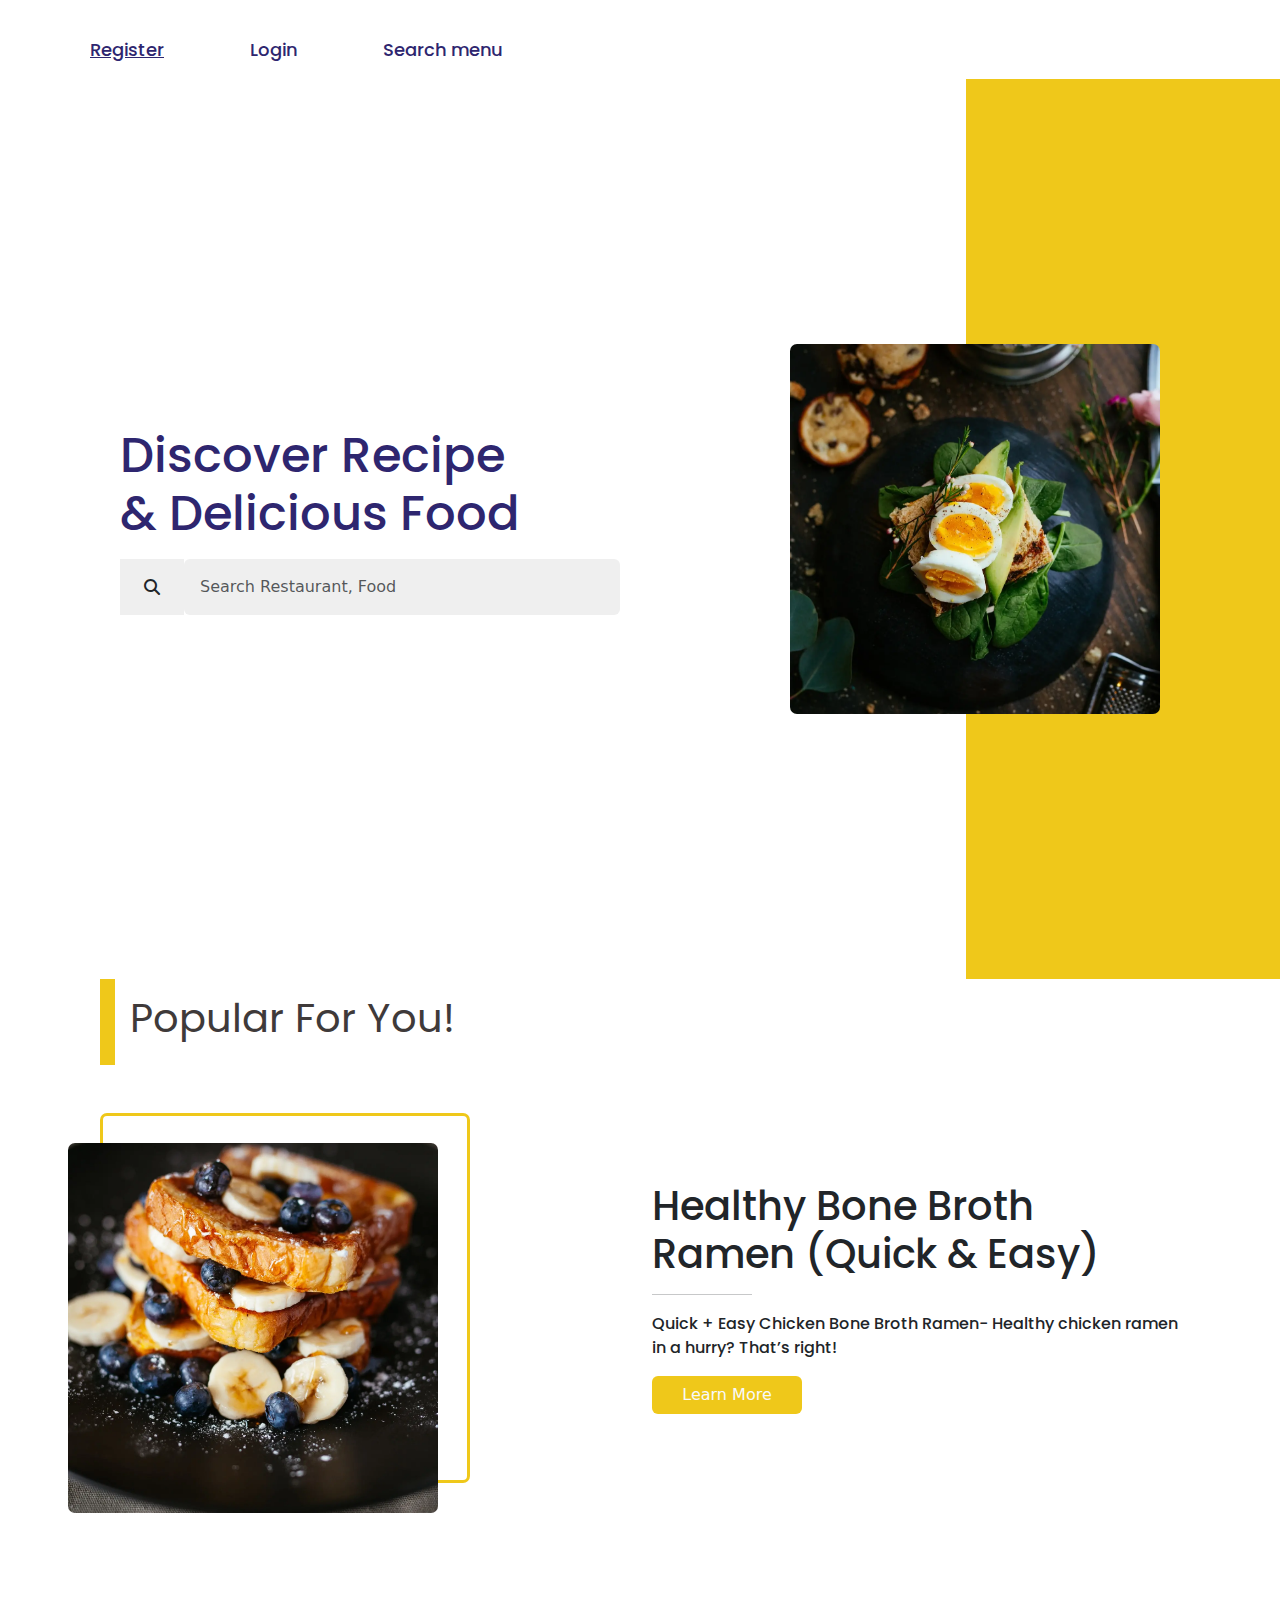
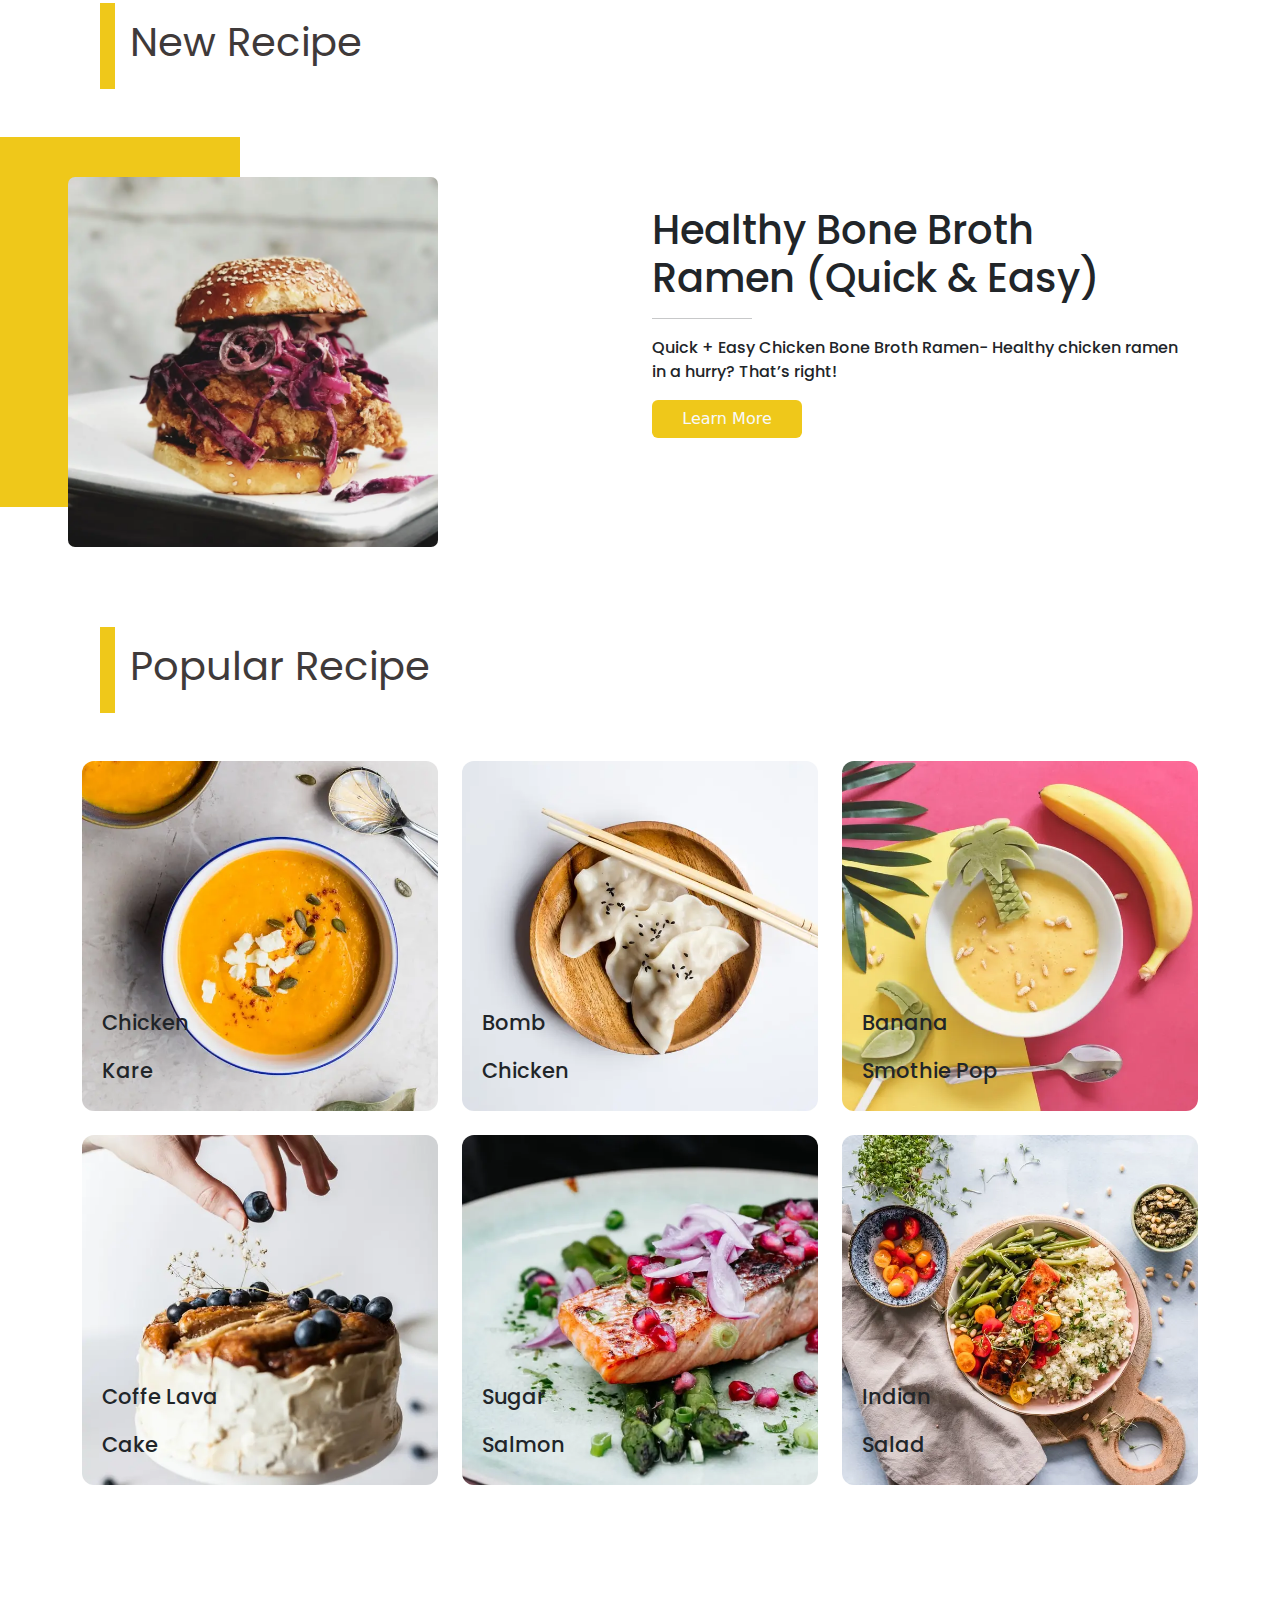
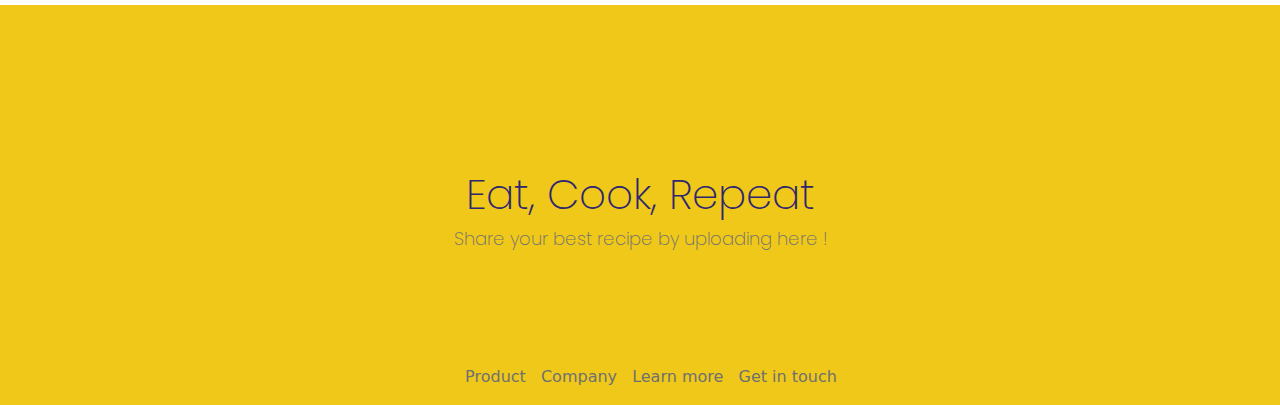
<file: index.html>
<!doctype html>
<html lang="en">

<head>
    <meta charset="UTF-8">
    <meta http-equiv="X-UA-Compatible" content="IE=edge">
    <meta name="viewport" content="width=device-width, initial-scale=1.0">
    <link rel="stylesheet" href="https://cdn.jsdelivr.net/npm/bootstrap@5.2.3/dist/css/bootstrap.min.css">
    <link rel="stylesheet" href="https://cdnjs.cloudflare.com/ajax/libs/font-awesome/6.3.0/css/all.min.css">
    <link rel="stylesheet" href="style/style.css">

  <title>Index Recipes</title>
</head>

<body>
  <!-- navbar -->
    <nav class="navbar navbar-expand-sm navbar-light">
                <div class="container">
                    <button class="navbar-toggler" type="button" data-bs-toggle="collapse" data-bs-target="#mynavbar">
                        <span class="navbar-toggler-icon"></span>
                    </button>
                    <div class="collapse navbar-collapse" id="mynavbar">
                        <ul class="navbar-nav me-auto">
                            <li class="nav-item">
                                <a class="nav-link active" href="register.html">Register</a>
                            </li>
                            <li class="nav-item">
                                <a class="nav-link" href="login.html">Login</a>
                            </li>
                            <li class="nav-item">
                                <a class="nav-link" href="serachMenu.html">Search menu</a>
                            </li>
                        </ul>
                    </div>
                </div>
    </nav>


    <section class="hero row">
      <div class="content col-10 col-sm-9 d-flex flex-column justify-content-center ">
        <h1 class="display-5 mb-3">Discover Recipe & Delicious Food</h1>
        <div class="search mb-3">
          <label class="py-2 px-4" for="search"><i class="fas fa-search"></i></label>
          <input type="search" class="form-control p-3" id="search" placeholder="Search Restaurant, Food">
        </div>
      </div>
      <div class="decoration col-2 col-sm-3 d-flex align-items-center background-landing">
        <img class="d-none d-md-block" src="assets/img/landing-hero.webp" alt="Hero Image">
      </div>
    </section>

    <!-- popular -->
    <section class="popular mb-10">
      <div class="title-section mb-4 mb-md-5">
        <h1>Popular For You!</h1>
      </div>
      <div class="row">
        <div class="left col-12 col-md-6">
          <img src="./assets/img/landing-suggestion.webp" alt="popular Image">
          <div></div>
        </div>
        <div class="right col-12 col-md-6">
          <div>
            <h1>Healthy Bone Broth Ramen (Quick & Easy)</h1>
            <hr>
            <p>
              Quick + Easy Chicken Bone Broth Ramen- Healthy chicken ramen in a hurry? That’s right!
            </p>
            <a href="/detail.html" class="btn back-primary text-light" style="width: 150px;">Learn More</a>
          </div>
        </div>
      </div>
    </section>

    <!-- new -->
    <section class="new mb-10">
      <div class="title-section mb-4 mb-md-5">
        <h1>New Recipe</h1>
      </div>
      <div class="row">
        <div class="left col-12 col-md-6">
          <img src="./assets/img/landing-new.webp" alt="New Recipe Image">
          <div></div>
        </div>
        <div class="right col-12 col-md-6">
          <div>
            <h1>Healthy Bone Broth Ramen (Quick & Easy)</h1>
            <hr>
            <p>
              Quick + Easy Chicken Bone Broth Ramen- Healthy chicken ramen in a hurry? That’s right!
            </p>
            <a href="/detail.html" class="btn back-primary text-light" style="width: 150px;">Learn More</a>
          </div>
        </div>
      </div>
    </section>

    <!-- popular -->
    <section class="popular mb-10">
      <div class="title-section mb-4 mb-md-5">
        <h1>Popular Recipe</h1>
      </div>
      <div class="container">
        <div class="row row-cols-1 row-cols-sm-2 row-cols-md-3 g-4">
          <div class="col">
            <a href="/detail.html">
              <div class="card align-items-center">
                <p class="title text-dark">Chicken <br> Kare</p>
                <img src="./assets/img/popular-1.webp" class="card-img-top" alt="Chicken Kare">
              </div>
            </a>
          </div>
          <div class="col">
            <a href="/detail.html">
              <div class="card align-items-center">
                <p class="title text-dark">Bomb <br> Chicken</p>
                <img src="./assets/img/popular-2.webp" class="card-img-top" alt="Bomb Chicken">
              </div>
            </a>
          </div>
          <div class="col">
            <a href="/detail.html">
              <div class="card align-items-center">
                <p class="title text-dark">Banana <br> Smothie Pop</p>
                <img src="./assets/img/popular-3.webp" class="card-img-top" alt="Banana Smothie Pop">
              </div>
            </a>
          </div>
          <div class="col">
            <a href="/detail.html">
              <div class="card align-items-center">
                <p class="title text-dark">Coffe Lava <br> Cake</p>
                <img src="./assets/img/popular-4.webp" class="card-img-top" alt="Coffe Lava Cake">
              </div>
            </a>
          </div>
          <div class="col">
            <a href="/detail.html">
              <div class="card align-items-center">
                <p class="title text-dark">Sugar <br> Salmon</p>
                <img src="./assets/img/popular-5.webp" class="card-img-top" alt="Sugar Salmon">
              </div>
            </a>
          </div>
          <div class="col">
            <a href="/detail.html">
              <div class="card align-items-center">
                <p class="title text-dark">Indian <br> Salad</p>
                <img src="./assets/img/popular-6.webp" class="card-img-top" alt="Indian Salad">
              </div>
            </a>
          </div>
        </div>
      </div>
    </section>
  </div>

  <!-- footer -->
  <footer class="footer" style="margin-top: 70px;">
    <div class="card text-center justify-content-center" style="
    height: 400px; background-color: #EFC81A; border-radius: 0; border: none; ">
        <div class="card-body" style="margin-top: 150px;">
            <h5 class="card-title">Eat, Cook, Repeat</h5>
            <p class="card-text">Share your best recipe by uploading here !</p>
        </div>
        <div class="menu-footer">
            <ul>
                <li style="list-style: none;">
                    <a href="">Product </a>
                    <a href="">Company </a>
                    <a href="">Learn more</a>
                    <a href="">Get in touch</a>
                </li>
            </ul>
        </div>
    </div>
</footer>

  <script src="https://cdn.jsdelivr.net/npm/bootstrap@5.2.3/dist/js/bootstrap.bundle.min.js"></script>
</body>

</html>
</file>
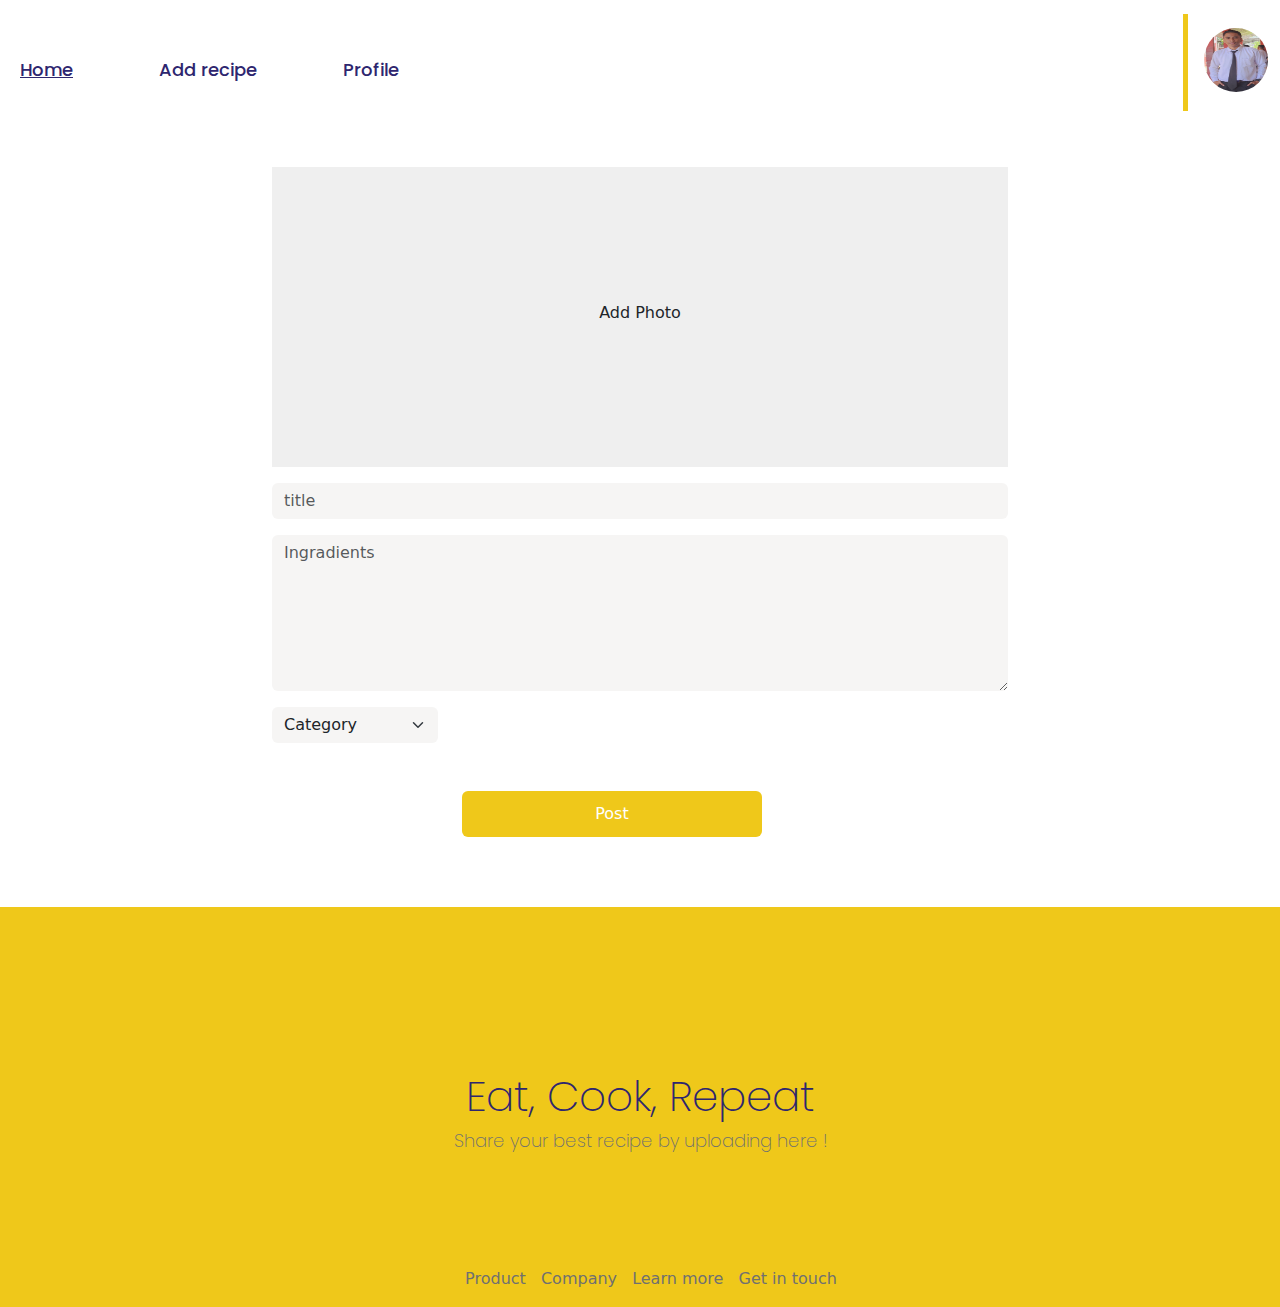
<file: addMenu.html>
<!DOCTYPE html>
<html lang="en">

<head>
    <meta charset="UTF-8">
    <meta http-equiv="X-UA-Compatible" content="IE=edge">
    <meta name="viewport" content="width=device-width, initial-scale=1.0">
    <link rel="stylesheet" href="https://cdn.jsdelivr.net/npm/bootstrap@5.2.3/dist/css/bootstrap.min.css">
    <link rel="stylesheet" href="https://cdnjs.cloudflare.com/ajax/libs/font-awesome/6.3.0/css/all.min.css">
    <link rel="stylesheet" href="style/style.css">
    <title>Add Menu</title>
    <style>
    </style>
</head>

<body class="justify-content-center align-items-center">
    <div class="">
        <section class="justify-content-center align-items-center">
            <nav class="navbar navbar-expand-sm navbar-light">
                <div class="container-fluid">
                    <button class="navbar-toggler" type="button" data-bs-toggle="collapse" data-bs-target="#mynavbar">
                        <span class="navbar-toggler-icon"></span>
                    </button>
                    <div class="collapse navbar-collapse" id="mynavbar">
                        <ul class="navbar-nav me-auto">
                            <li class="nav-item">
                                <a class="nav-link active" href="javascript:void(0)">Home</a>
                            </li>
                            <li class="nav-item">
                                <a class="nav-link" href="javascript:void(0)">Add recipe</a>
                            </li>
                            <li class="nav-item">
                                <a class="nav-link" href="javascript:void(0)">Profile</a>
                            </li>
                        </ul>
                        <div class="image-profile d-flex">
                            <div class="line-left"></div>
                            <img src="assets/img/profile.jpg" alt="" width="64px" height="64px">
                        </div>
                    </div>
                </div>
            </nav>
        </section>
    </div>

    <section>
        <div class="add-menu container mt-5">
            <div class="row justify-content-center align-items-center inner-row">
                <div class="col-sm-8">
                    <form>
                        <div class="photo mb-3">
                            <p class="mt-2">Add Photo</p>
                          </div>
                        <input type="text" class="form-control mt-3" placeholder="title">
                        <textarea class="form-control mt-3" placeholder="Ingradients" rows="6" id="comment" name="text"></textarea>
                        <div class="row">
                            <div class="col-sm-3">
                                <select class="form-select mt-3">
                                    <option>Category</option>
                                    <option>1</option>
                                    <option>2</option>
                                    <option>3</option>
                                    <option>4</option>
                                  </select>
                            </div>
                        </div>
                        <div class="row justify-content-center align-items-center inner-row mt-5">
                            <div class="col-sm-6">
                                <button type="button" class="btn btn-warning" style="width: 300px;
                                height: 46px; background-color: #EFC81A; color: #fff; border: none;">Post</button>
                            </div>
                        </div>
                      </form>
                </div>
            </div>
        </div>
        
    </section>





    <footer class="footer" style="margin-top: 70px;">
        <div class="card text-center justify-content-center" style="
        height: 400px; background-color: #EFC81A; border-radius: 0; border: none; ">
            <div class="card-body" style="margin-top: 150px;">
                <h5 class="card-title">Eat, Cook, Repeat</h5>
                <p class="card-text">Share your best recipe by uploading here !</p>
            </div>
            <div class="menu-footer">
                <ul>
                    <li style="list-style: none;">
                        <a href="">Product </a>
                        <a href="">Company </a>
                        <a href="">Learn more</a>
                        <a href="">Get in touch</a>
                    </li>
                </ul>
            </div>
        </div>


    </footer>

    <script src="https://cdn.jsdelivr.net/npm/bootstrap@5.2.3/dist/js/bootstrap.bundle.min.js"></script>
</body>

</html>
</file>
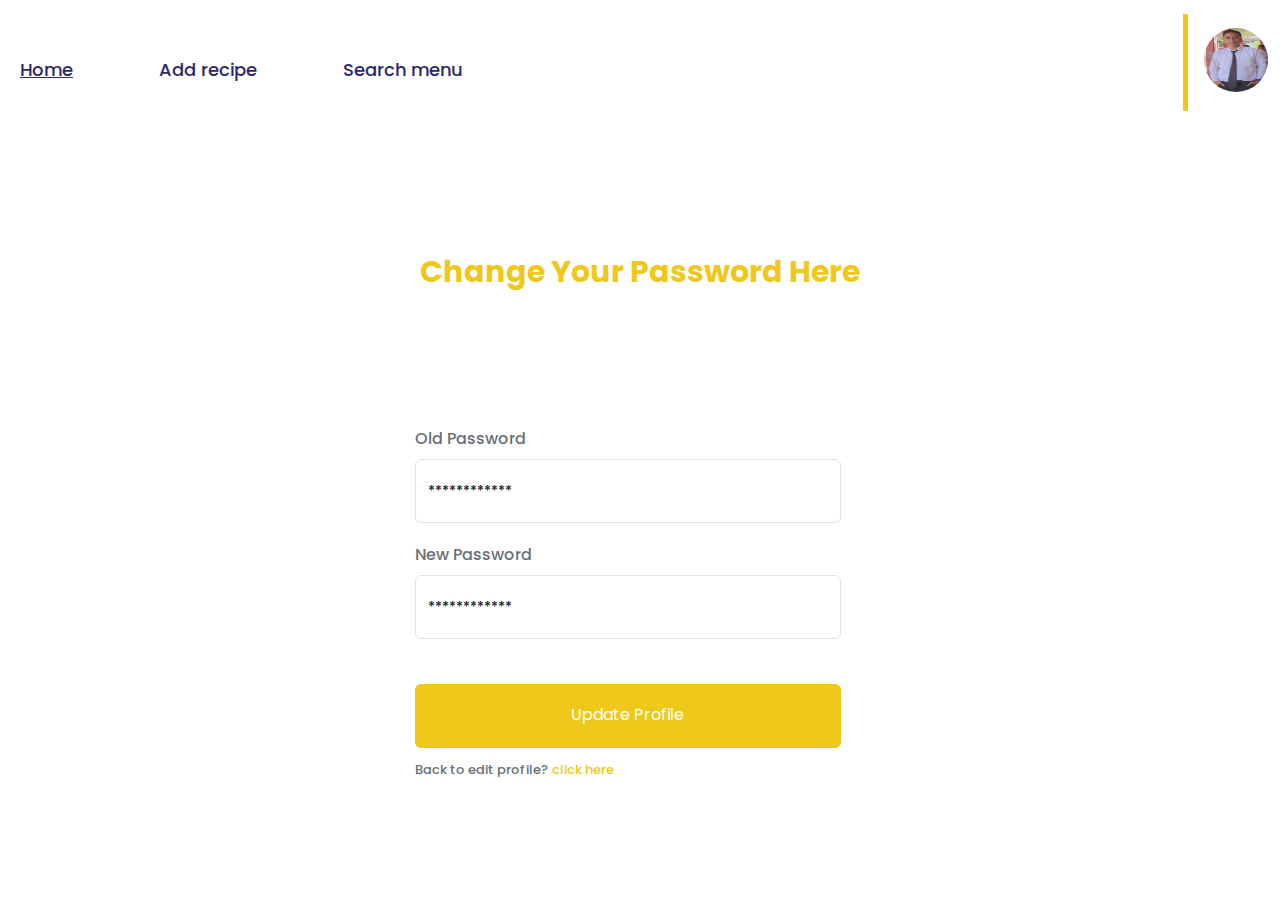
<file: changePassword.html>
<!DOCTYPE html>
<html lang="en">

<head>
    <meta charset="UTF-8">
    <meta http-equiv="X-UA-Compatible" content="IE=edge">
    <meta name="viewport" content="width=device-width, initial-scale=1.0">
    <link rel="stylesheet" href="https://cdn.jsdelivr.net/npm/bootstrap@5.2.3/dist/css/bootstrap.min.css">
    <link rel="stylesheet" href="https://cdnjs.cloudflare.com/ajax/libs/font-awesome/6.3.0/css/all.min.css">
    <link rel="stylesheet" href="style/style.css">
    <title>Change Password</title>
    <style>
    </style>
</head>

<body class="justify-content-center align-items-center">
    <div class="">
        <section class="justify-content-center align-items-center">
            <nav class="navbar navbar-expand-sm navbar-light">
                <div class="container-fluid">
                    <button class="navbar-toggler" type="button" data-bs-toggle="collapse" data-bs-target="#mynavbar">
                        <span class="navbar-toggler-icon"></span>
                    </button>
                    <div class="collapse navbar-collapse" id="mynavbar">
                        <ul class="navbar-nav me-auto">
                            <li class="nav-item">
                                <a class="nav-link active" href="javascript:void(0)">Home</a>
                            </li>
                            <li class="nav-item">
                                <a class="nav-link" href="javascript:void(0)">Add recipe</a>
                            </li>
                            <li class="nav-item">
                                <a class="nav-link" href="javascript:void(0)">Search menu</a>
                            </li>
                        </ul>
                        <div class="image-profile d-flex">
                            <div class="line-left"></div>
                            <img src="assets/img/profile.jpg" alt="" width="64px" height="64px">
                        </div>
                    </div>
                </div>
            </nav>
        </section>
    </div>
    <div class="recipe" style="margin-bottom: 121px;">
        <h2>Change Your Password Here</h2>
    </div>
    <div class="container">
        <div class="row justify-content-center align-items-center inner-row">
            <div class="col-lg-5 col-md-7">
                <div class="form-box">
                    <form class="form-login">
                        <div class="mb-2">
                            <label for="disabledTextInput" class="form-label">Old Password</label>
                            <input type="text" id="disabledTextInput" class="form-control" value="************">
                        </div>
                        <div class="mb-2">
                            <label for="disabledTextInput" class="form-label">New Password</label>
                            <input type="text" id="disabledTextInput" class="form-control" value="************">
                        </div>
                        <a type="submit" class="btn button-input" data-bs-toggle="modal" data-bs-target="#myModal"
                            style="padding-top: 18px;">Update Profile</a>
                        <p class="link-update-profile">Back to edit profile? <span><a href="">click
                                    here</a></span></p>
                    </form>
                </div>
            </div>
        </div>
    </div>

    <!-- The Modal -->
    <div class="modal modal-alert" id="myModal">
        <div class="modal-dialog modal-lg modal-sm">
            <div class="modal-content rounded-0">

                <!-- Modal Header -->
                <div class="modal-header" style="border-bottom: 0; justify-content: center; text-align: center;">
                    <h4>Password has been updated</h4>
                </div>

                <!-- Modal body -->
                <div class="modal-body" style="border-bottom: 0; justify-content: center;">
                    <p>please login again</p>
                </div>

                <!-- Modal footer -->
                <div class="modal-footer button-oke" style="margin-top: 64px; border-top: 0; justify-content: center;">
                    <button type="button" class="btn" data-bs-dismiss="modal">Oke</button>
                </div>

            </div>
        </div>
    </div>

    <script src="https://cdn.jsdelivr.net/npm/bootstrap@5.2.3/dist/js/bootstrap.bundle.min.js"></script>
</body>

</html>
</file>
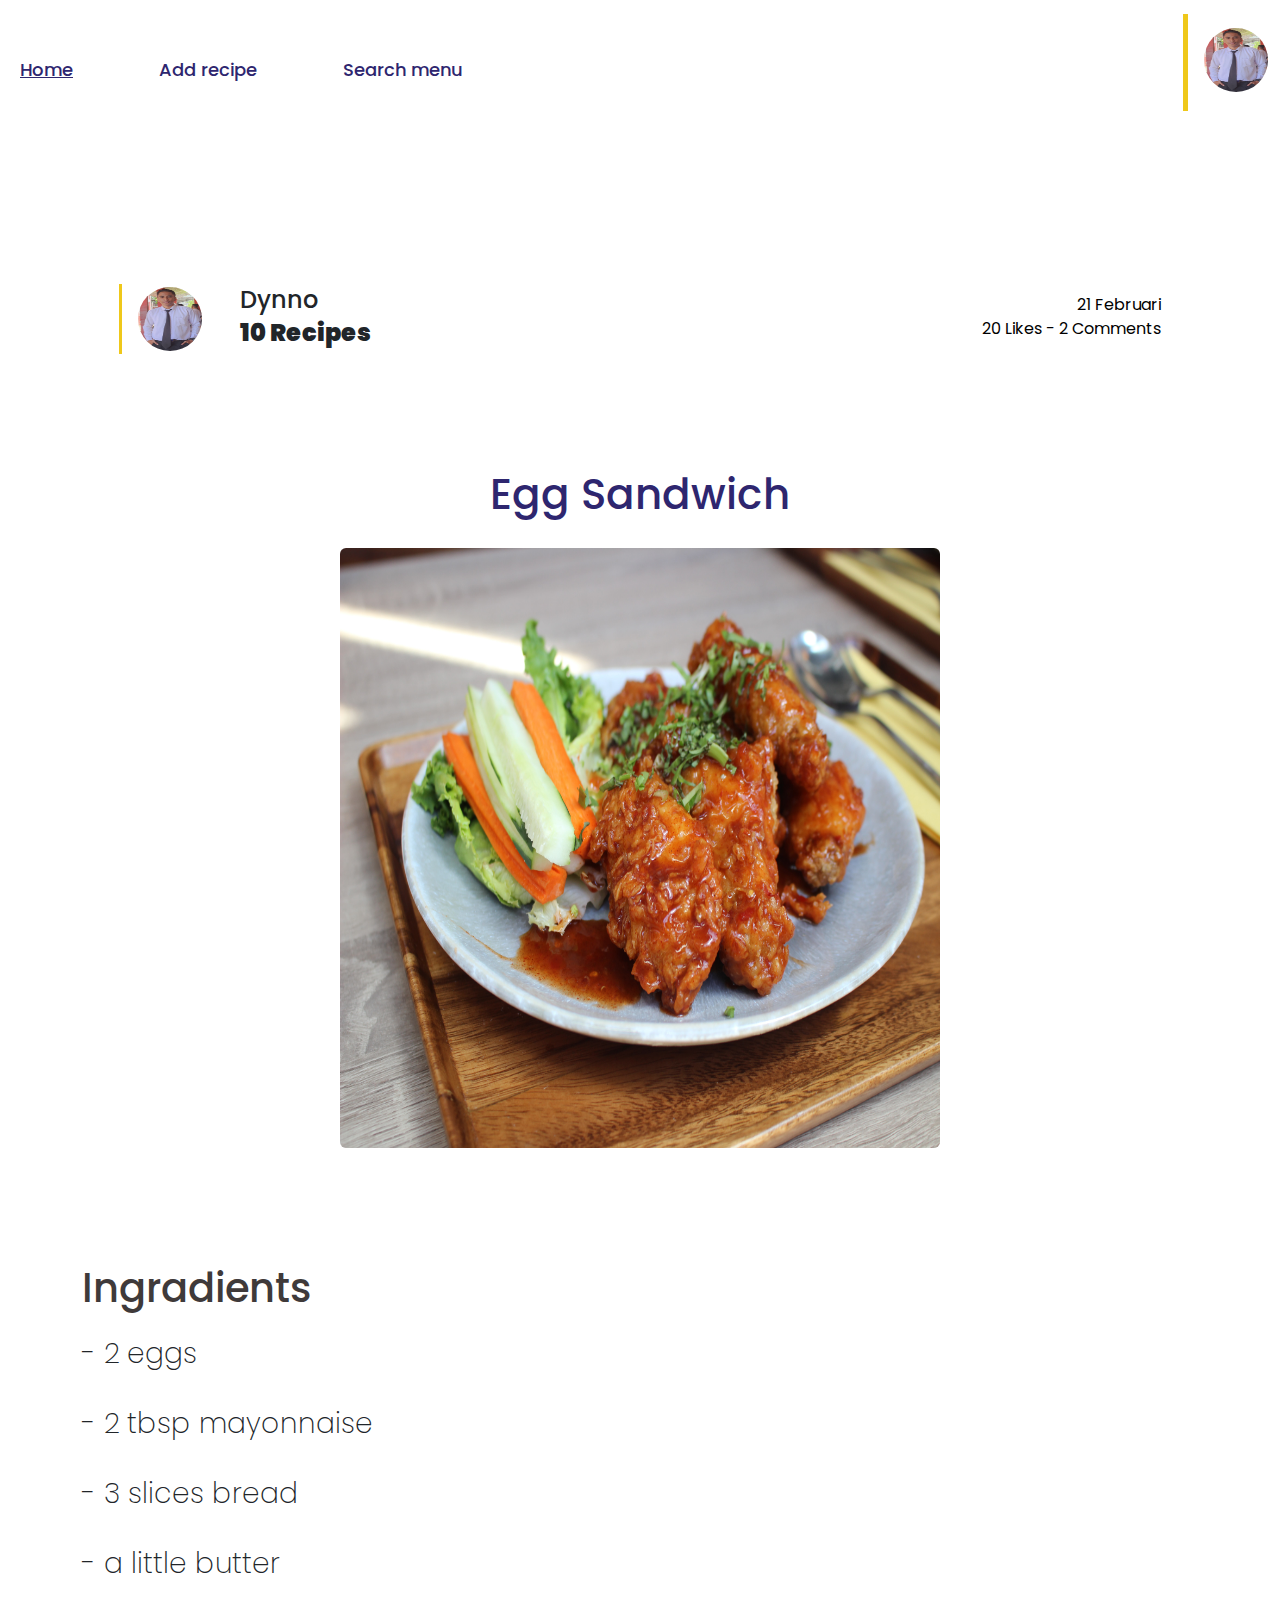
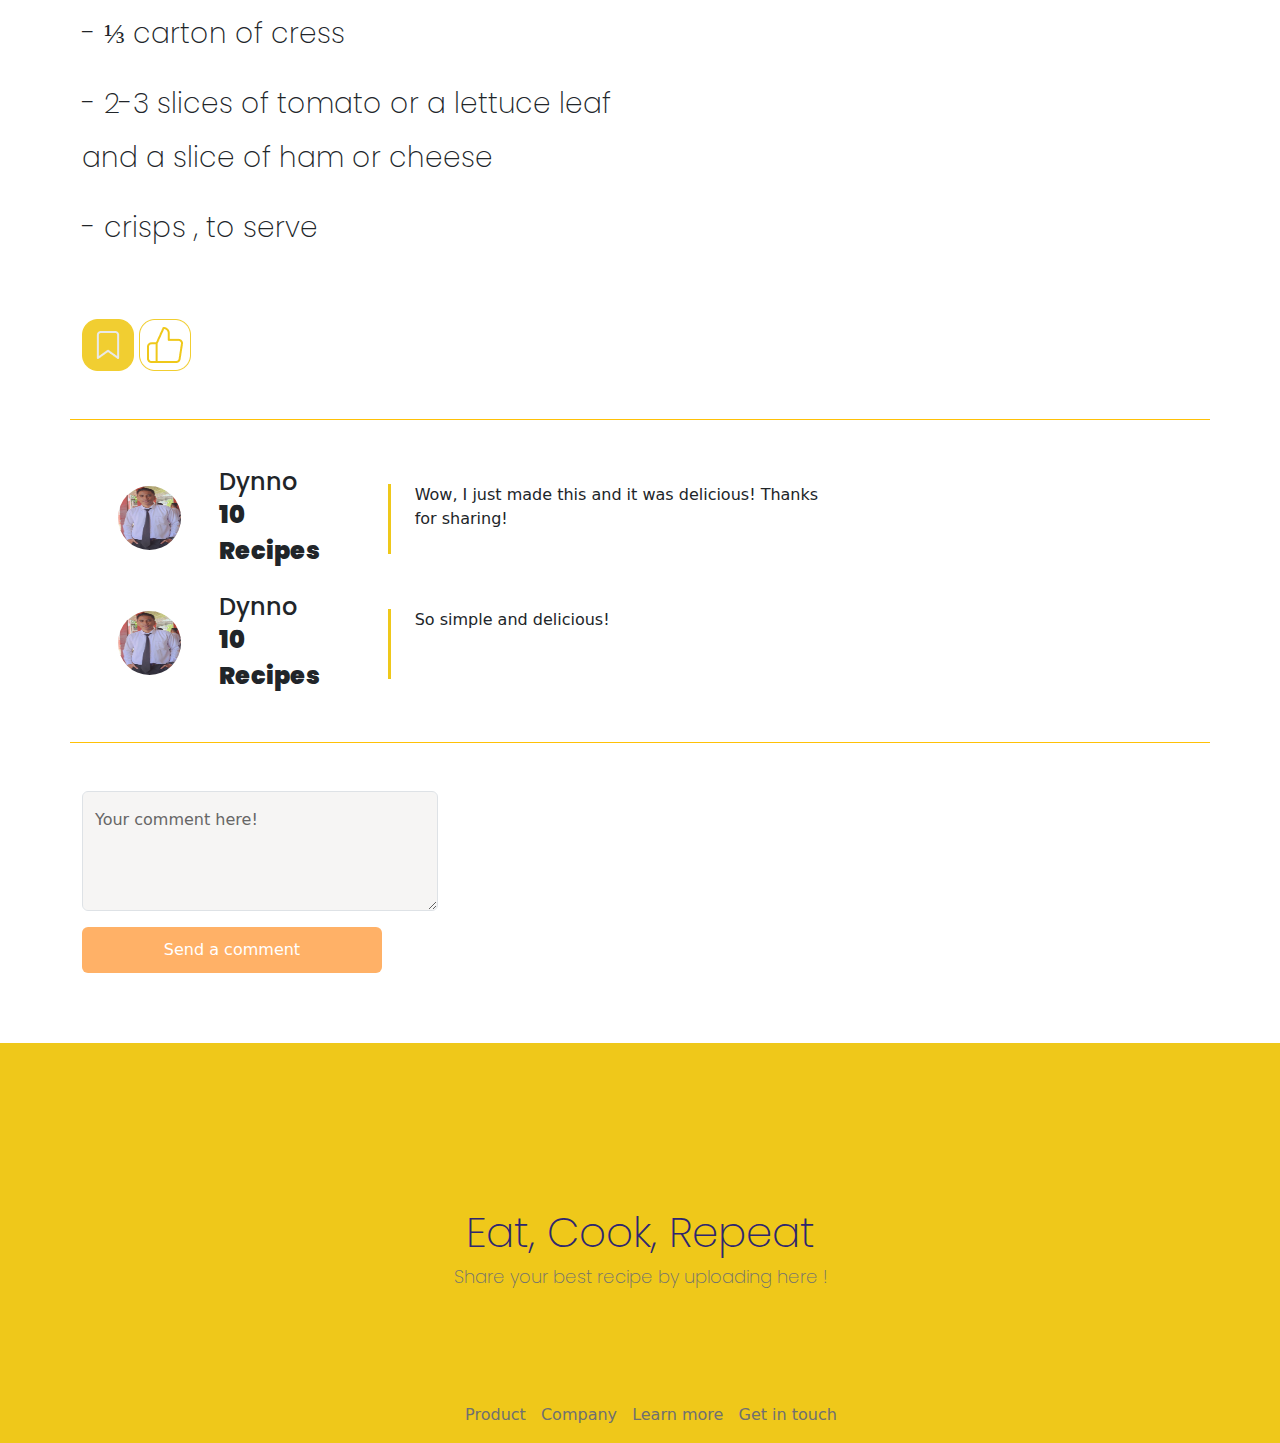
<file: detailMenu.html>
<!DOCTYPE html>
<html lang="en">

<head>
    <meta charset="UTF-8">
    <meta http-equiv="X-UA-Compatible" content="IE=edge">
    <meta name="viewport" content="width=device-width, initial-scale=1.0">
    <link rel="stylesheet" href="https://cdn.jsdelivr.net/npm/bootstrap@5.2.3/dist/css/bootstrap.min.css">
    <link rel="stylesheet" href="https://cdnjs.cloudflare.com/ajax/libs/font-awesome/6.3.0/css/all.min.css">
    <link rel="stylesheet" href="style/style.css">
    <title>Detail Menu</title>
    <style>
    </style>
</head>

<body class="justify-content-center align-items-center">
    <div class="">
        <section class="justify-content-center align-items-center">
            <nav class="navbar navbar-expand-sm navbar-light">
                <div class="container-fluid">
                    <button class="navbar-toggler" type="button" data-bs-toggle="collapse" data-bs-target="#mynavbar">
                        <span class="navbar-toggler-icon"></span>
                    </button>
                    <div class="collapse navbar-collapse" id="mynavbar">
                        <ul class="navbar-nav me-auto">
                            <li class="nav-item">
                                <a class="nav-link active" href="javascript:void(0)">Home</a>
                            </li>
                            <li class="nav-item">
                                <a class="nav-link" href="javascript:void(0)">Add recipe</a>
                            </li>
                            <li class="nav-item">
                                <a class="nav-link" href="javascript:void(0)">Search menu</a>
                            </li>
                        </ul>
                        <div class="image-profile d-flex">
                            <div class="line-left"></div>
                            <img src="assets/img/profile.jpg" alt="" width="64px" height="64px">
                        </div>
                    </div>
                </div>
            </nav>
        </section>
    </div>

    <section class="profile-recipes" style="margin-top: 164px;">
        <div class="container-fluid">
            <div class="row" style="justify-content: center;">
                <div class="col-sm-10">
                    <div class="row">
                        <div class="col-sm-8" style="display: flex; align-items: center;">
                            <div class="" style="width: 3px;
                            height: 70px;
                            background-color: var(--yellow);
                            margin-right: 16px;
                            margin-top: 1px;"></div>
                            <img src="assets/img/profile.jpg" width="64px" height="64px">
                            <div class="users-profile" style="margin-left: 38px;">
                                <h5 class="m-0">Dynno</h5>
                                <p class="m-0">10 Recipes</p>
                            </div>
                        </div>
                        <div class="col-sm-4" style="margin-top: 10px;">
                            <span style="justify-content: right;">21 Februari</span>
                            <span style="justify-content: right;">20 Likes - 2 Comments</span>
                        </div>
                    </div>
                </div>
                
            </div>
        </div>
    </section>

    <section>
        <div class="detail-menu">
            <div class="row">
                <div class="col-sm-12">
                    <h1>Egg Sandwich</h1>
                    <div class="image text-center">
                        <img src="assets/img/chiken.jpg" class="rounded" alt="..." style="width: 600px;
                        height: 600px;">
                      </div>
                </div>
            </div>
        </div>
    </section>

    <section>
        <div class="container" style="margin-top: 109px;">
            <div class="ingradients">
                <div class="row">
                    <div class="col-sm-6">
                        <h4>Ingradients</h4>
                        <p>- 2 eggs </p>
                        <p>- 2 tbsp mayonnaise</p>  
                        <p>- 3 slices bread</p>  
                        <p>- a little butter</p>  
                        <p>- ⅓ carton of cress</p> 
                        <p>- 2-3 slices of tomato or a lettuce leaf
                            and a slice of ham or cheese</p> 
                        <p>- crisps , to serve</p> 
                    </div>
                </div>
                <div class="row mt-5">
                    <div class="col-sm-2">
                        <div class="icons">
                            <img src="assets/img/icon/bookmarks.png" alt="">
                            <img src="assets/img/icon/like.png" alt="">
                        </div>
                    </div>
                </div>
                
            </div>
        </div>
    </section>

    <section class="">
        <div class="container mt-5 border-top border-warning p-5 border-bottom p-5">
            <div class="comment">
                <div class="row" style="justify-content: left;">
                    <div class="col-sm-10">
                        <div class="row">
                            <div class="col-sm-4" style="display: flex; align-items: center;">
                                <img src="assets/img/profile.jpg" width="64px" height="64px">
                                <div class="users-profile" style="margin-left: 38px;">
                                    <h5 class="m-0">Dynno</h5>
                                    <p class="m-0">10 Recipes</p>
                                </div>
                                <div class="" style="width: 3px;
                                height: 70px;
                                background-color: var(--yellow);
                                margin-left: 40px;
                                margin-top: 1px;"></div>
                            </div>
                            <div class="col-sm-6" style="margin-top: 15px;">
                                <span>Wow, I just made this and it was delicious! Thanks for sharing!</span>
                            </div>
                        </div>
                    </div>
                    <div class="col-sm-10 mt-4">
                        <div class="row">
                            <div class="col-sm-4" style="display: flex; align-items: center;">
                                <img src="assets/img/profile.jpg" width="64px" height="64px">
                                <div class="users-profile" style="margin-left: 38px;">
                                    <h5 class="m-0">Dynno</h5>
                                    <p class="m-0">10 Recipes</p>
                                </div>
                                <div class="" style="width: 3px;
                                height: 70px;
                                background-color: var(--yellow);
                                margin-left: 40px;
                                margin-top: 1px;"></div>
                            </div>
                            <div class="col-sm-6" style="margin-top: 15px;">
                                <span style="justify-content: center;">So simple and delicious!</span>
                            </div>
                        </div>
                    </div>
                </div>
            </div>
        </div>
    </section>

    <section>
        <div class="container mt-5" >
            <div class="send-comment">
                <div class="row">
                    <div class="col-sm-4">
                        <div class="form-floating">
                            <textarea class="form-control" placeholder="Your comment here!" id="floatingTextarea2" style="height: 120px; background-color: #F6F5F4;"></textarea>
                            <label for="floatingTextarea2" style="color: #666666;">Your comment here!</label>
                            <button type="button" class="btn btn-danger mt-3" style="width: 300px;
                            height: 46px; background-color: #FFB167; border: none;">Send a comment</button>
                          </div>
                    </div>
                </div>     
            </div>
        </div>
    </section>




    <footer class="footer" style="margin-top: 70px;">
        <div class="card text-center justify-content-center" style="
        height: 400px; background-color: #EFC81A; border-radius: 0; border: none; ">
            <div class="card-body" style="margin-top: 150px;">
                <h5 class="card-title">Eat, Cook, Repeat</h5>
                <p class="card-text">Share your best recipe by uploading here !</p>
            </div>
            <div class="menu-footer">
                <ul>
                    <li style="list-style: none;">
                        <a href="">Product </a>
                        <a href="">Company </a>
                        <a href="">Learn more</a>
                        <a href="">Get in touch</a>
                    </li>
                </ul>
            </div>
        </div>


    </footer>

    <script src="https://cdn.jsdelivr.net/npm/bootstrap@5.2.3/dist/js/bootstrap.bundle.min.js"></script>
</body>

</html>
</file>
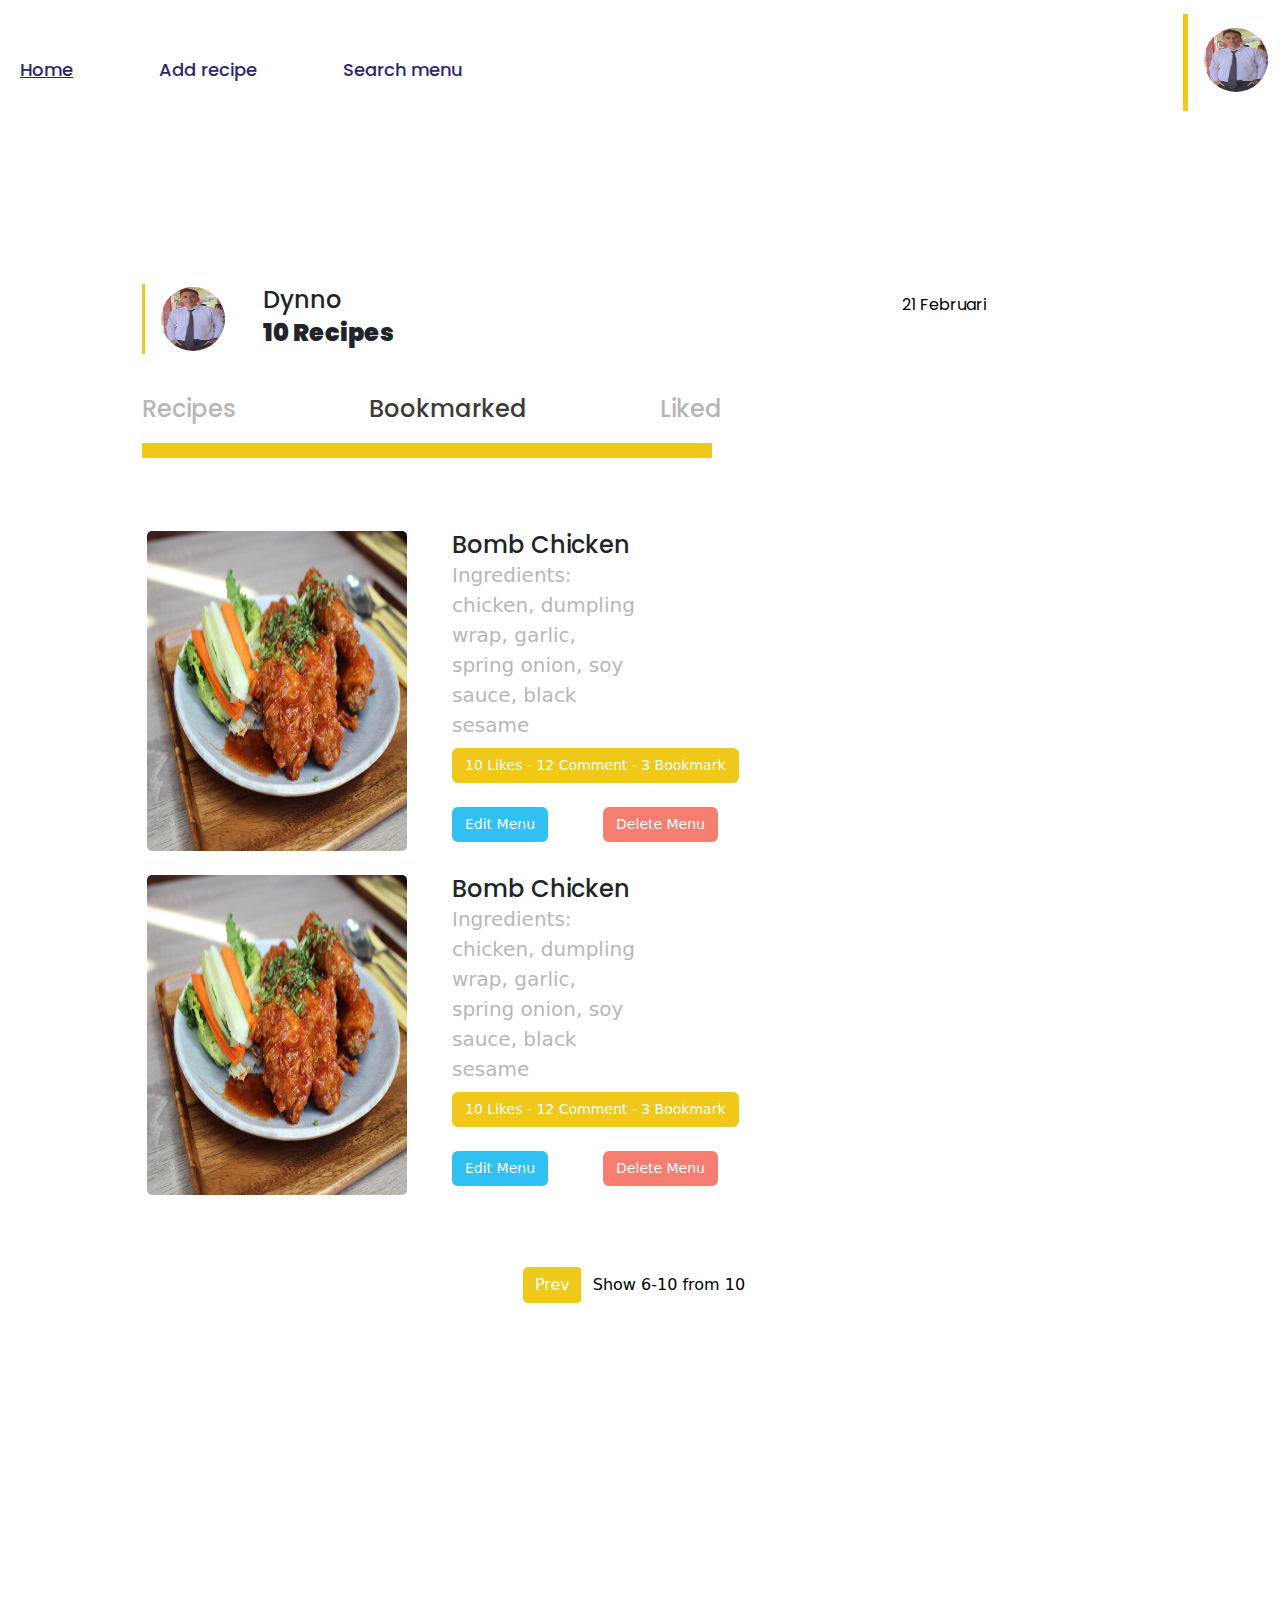
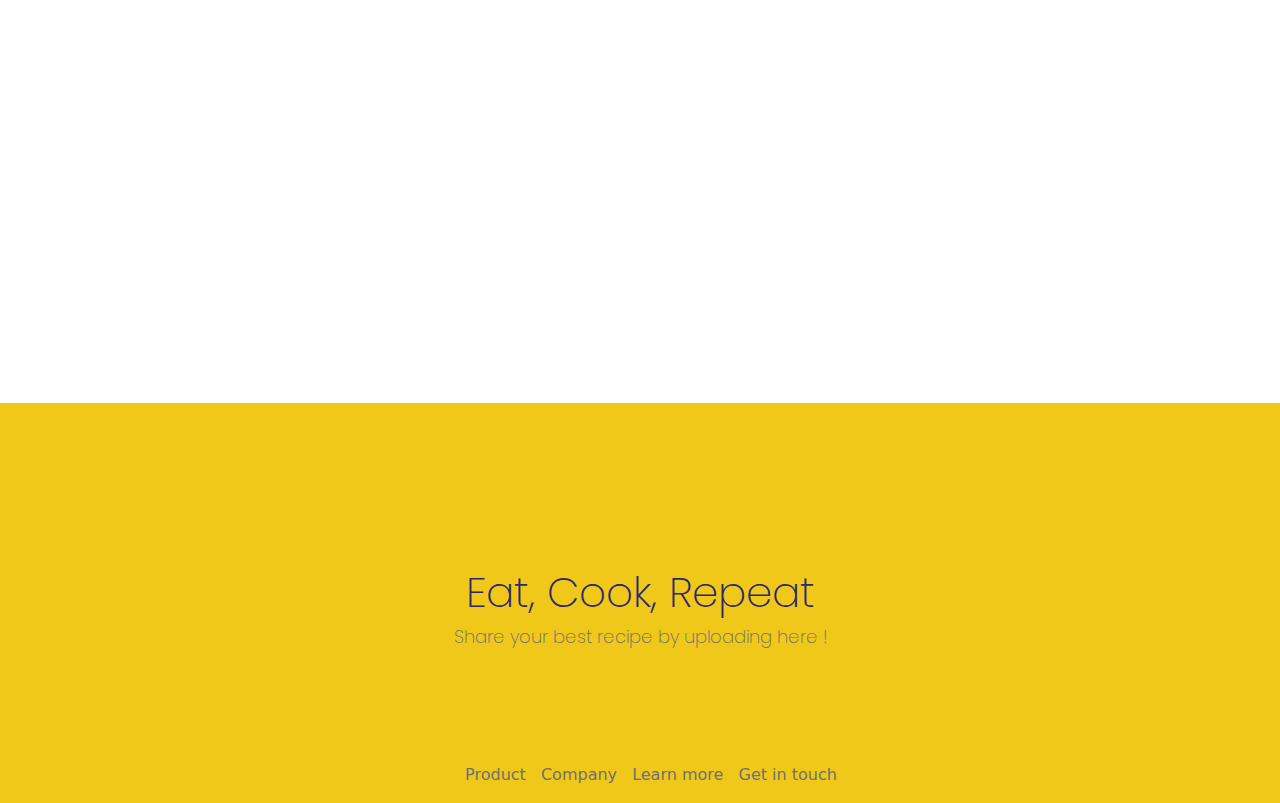
<file: detailProfileBokkmarked.html>
<!DOCTYPE html>
<html lang="en">

<head>
    <meta charset="UTF-8">
    <meta http-equiv="X-UA-Compatible" content="IE=edge">
    <meta name="viewport" content="width=device-width, initial-scale=1.0">
    <link rel="stylesheet" href="https://cdn.jsdelivr.net/npm/bootstrap@5.2.3/dist/css/bootstrap.min.css">
    <link rel="stylesheet" href="https://cdnjs.cloudflare.com/ajax/libs/font-awesome/6.3.0/css/all.min.css">
    <link rel="stylesheet" href="style/style.css">
    <title>Detail Profile Bookmarked</title>
    <style>
    </style>
</head>

<body class="justify-content-center align-items-center">
    <div class="">
        <section class="justify-content-center align-items-center">
            <nav class="navbar navbar-expand-sm navbar-light">
                <div class="container-fluid">
                    <button class="navbar-toggler" type="button" data-bs-toggle="collapse" data-bs-target="#mynavbar">
                        <span class="navbar-toggler-icon"></span>
                    </button>
                    <div class="collapse navbar-collapse" id="mynavbar">
                        <ul class="navbar-nav me-auto">
                            <li class="nav-item">
                                <a class="nav-link active" href="javascript:void(0)">Home</a>
                            </li>
                            <li class="nav-item">
                                <a class="nav-link" href="javascript:void(0)">Add recipe</a>
                            </li>
                            <li class="nav-item">
                                <a class="nav-link" href="javascript:void(0)">Search menu</a>
                            </li>
                        </ul>
                        <div class="image-profile d-flex">
                            <div class="line-left"></div>
                            <img src="assets/img/profile.jpg" alt="" width="64px" height="64px">
                        </div>
                    </div>
                </div>
            </nav>
        </section>
    </div>

    <section class="profile-recipes" style="margin-top: 164px;">
        <div class=" container" style="margin-left: 130px">
            <div class="row" style="justify-content: center;">
                <div class="col">
                    <div class="row">
                        <div class="col-8" style="display: flex; align-items: center;">
                            <div class="" style="        width: 3px;
                            height: 70px;
                            background-color: var(--yellow);
                            margin-right: 16px;
                            margin-top: 1px;"></div>
                            <img src="assets/img/profile.jpg" width="64px" height="64px">
                            <div class="" style="margin-left: 38px;">
                                <h5 class="m-0">Dynno</h5>
                                <p class="m-0">10 Recipes</p>
                            </div>
                        </div>
                        <div class="col-4" style="margin-top: 10px;">
                            <span>21 Februari</span>
                        </div>
                    </div>
                </div>
            </div>
            <div class="row like" style="margin-top: 37px; border-bottom: 10px;">
                <div class="col-8">
                    <a class="recipes" href="" style="color: #B6B6B6;">Recipes</a>
                    <a class="bookmarked" href="" style="color: #3F3A3A;">Bookmarked</a>
                    <a class="liked" href="" style="color: #B6B6B6;">Liked</a>
                    <div class="col-md-10">
                        <div class="line-button"
                            style="background-color: #EFC81A; height: 15px; width: 570px; margin-top: 16px;">
                        </div>
                    </div>
                </div>
            </div>
        </div>
    </section>

    <section class="detail-recipes" style="margin-left: 130px; margin-top: 73px;">
        <div class="container">
            <div class="row stify-jucontent-start">
                <div class="col-lg-3">
                    <div class="row mb-4">
                        <div class="col-2">
                            <img src="assets/img/chiken.jpg" style="width: 260px; height: 320px; border-radius: 5px;">
                        </div>
                    </div>
                </div>
                <div class="col-5" style="margin-left: 20px;">
                    <div class="col-5">
                        <h5 class="m-0" style="
                        font-family: 'Poppins';
                        font-weight: 500;
                        font-size: 24px">Bomb Chicken</h5>
                        <p class="m-0" style="font-weight: 500;
                        font-size: 20px; color:#B7B7B7;">Ingredients: chicken, dumpling wrap, garlic, spring onion,
                            soy sauce, black sesame</p>
                    </div>
                    <div class="col-8 mt-2">
                        <button type="button" class="btn"
                            style="font-size: 14px; background-color: #EFC81A; color: #ffff;">10 Likes -
                            12 Comment - 3
                            Bookmark</button>
                        <button type="button" class="btn mt-4"
                            style="font-size: 14px; background-color: #30C0F3; color: #ffff; margin-right: 50px;">Edit
                            Menu</button>
                        <button type="button" class="btn mt-4"
                            style="font-size: 14px; background-color: #F57E71; color: #ffff;">Delete
                            Menu</button>
                    </div>
                </div>

            </div>
            <div class="row stify-jucontent-start">
                <div class="col-lg-3">
                    <div class="row mb-4">
                        <div class="col-2">
                            <img src="assets/img/chiken.jpg" style="width: 260px; height: 320px; border-radius: 5px;">
                        </div>
                    </div>
                </div>
                <div class="col-5" style="margin-left: 20px;">
                    <div class="col-5">
                        <h5 class="m-0" style="
                        font-family: 'Poppins';
                        font-weight: 500;
                        font-size: 24px">Bomb Chicken</h5>
                        <p class="m-0" style="font-weight: 500;
                        font-size: 20px; color:#B7B7B7;">Ingredients: chicken, dumpling wrap, garlic, spring onion,
                            soy sauce, black sesame</p>
                    </div>
                    <div class="col-8 mt-2">
                        <button type="button" class="btn"
                            style="font-size: 14px; background-color: #EFC81A; color: #ffff;">10 Likes -
                            12 Comment - 3
                            Bookmark</button>
                        <button type="button" class="btn mt-4"
                            style="font-size: 14px; background-color: #30C0F3; color: #ffff; margin-right: 50px;">Edit
                            Menu</button>
                        <button type="button" class="btn mt-4"
                            style="font-size: 14px; background-color: #F57E71; color: #ffff;">Delete
                            Menu</button>
                    </div>
                </div>

            </div>
        </div>
    </section>

    <section class="mt-5" style="margin-bottom: 700px;">
        <nav aria-label="Page navigation example">
            <ul class="pagination justify-content-center">
                <li class="page-item">
                    <a class="page-link"
                        style="border: none; border-radius: 5px; background-color: #EFC81A; color: #fff;" href="#"
                        tabindex="-1">Prev</a>
                </li>
                <li class="page-item">
                    <a class="page-link" href="#" style="border: none; color: black;">Show 6-10 from 10</a>
                </li>
            </ul>
        </nav>
    </section>

    <footer class="footer mt-5">
        <div class="card text-center justify-content-center" style="
        height: 400px; background-color: #EFC81A; border-radius: 0; border: none; ">
            <div class="card-body" style="margin-top: 150px;">
                <h5 class="card-title">Eat, Cook, Repeat</h5>
                <p class="card-text">Share your best recipe by uploading here !</p>
            </div>
            <div class="menu-footer">
                <ul>
                    <li style="list-style: none;">
                        <a href="">Product </a>
                        <a href="">Company </a>
                        <a href="">Learn more</a>
                        <a href="">Get in touch</a>
                    </li>
                </ul>
            </div>
        </div>


    </footer>

    <script src="https://cdn.jsdelivr.net/npm/bootstrap@5.2.3/dist/js/bootstrap.bundle.min.js"></script>
</body>

</html>
</file>
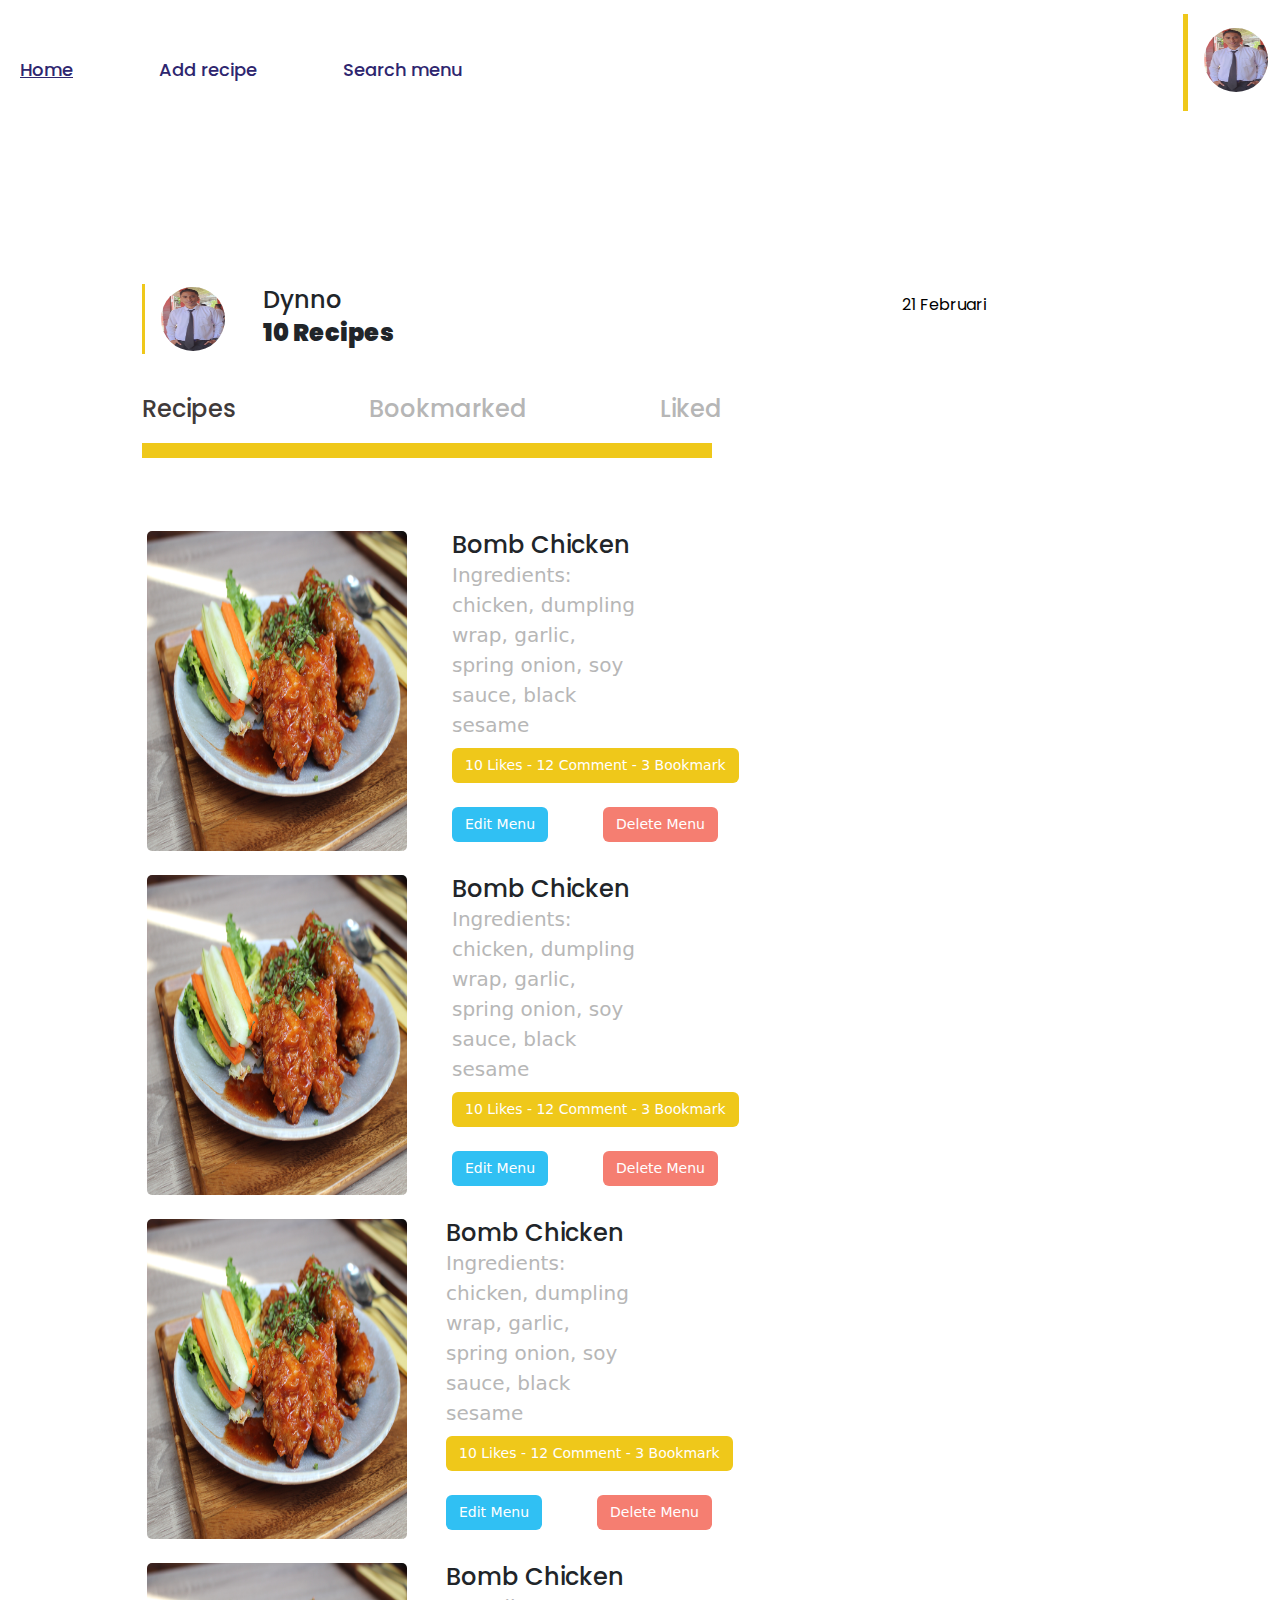
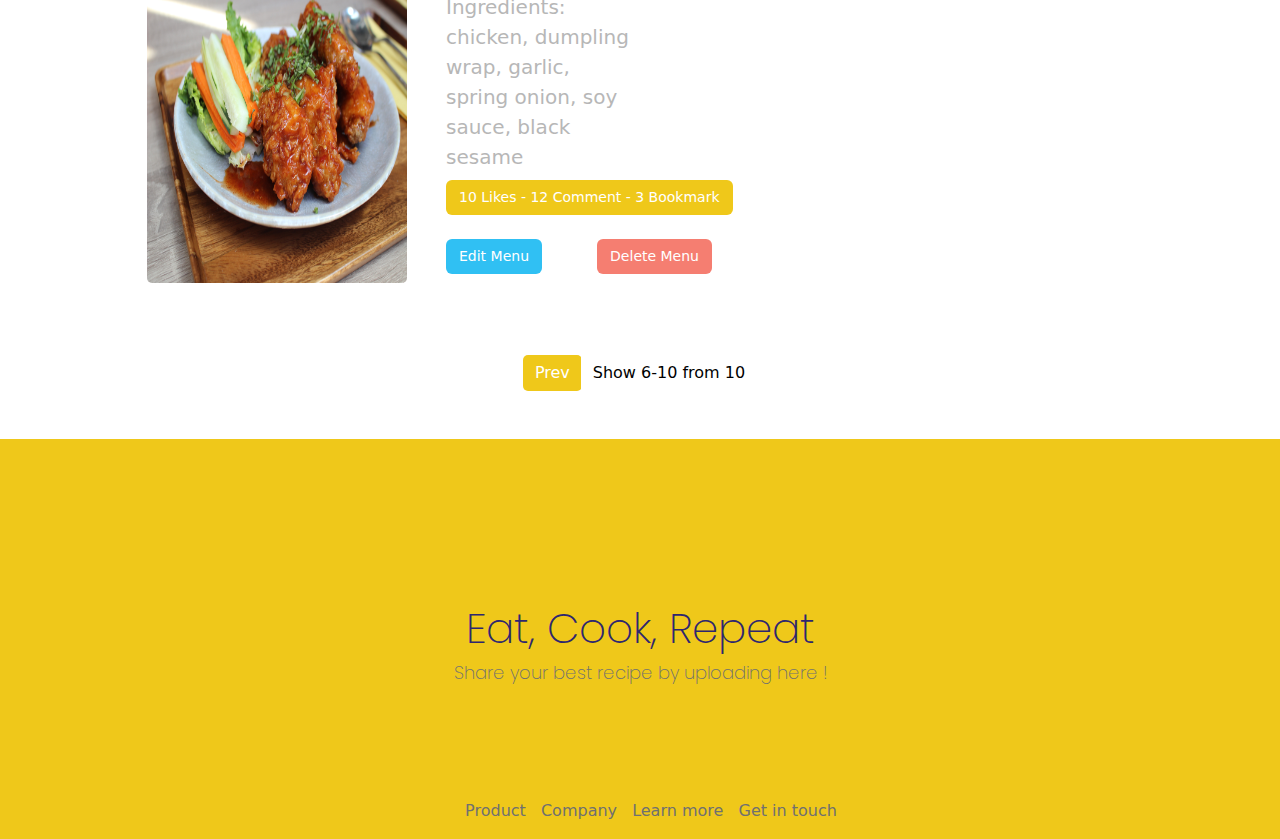
<file: detailProfileLiked.html>
<!DOCTYPE html>
<html lang="en">

<head>
    <meta charset="UTF-8">
    <meta http-equiv="X-UA-Compatible" content="IE=edge">
    <meta name="viewport" content="width=device-width, initial-scale=1.0">
    <link rel="stylesheet" href="https://cdn.jsdelivr.net/npm/bootstrap@5.2.3/dist/css/bootstrap.min.css">
    <link rel="stylesheet" href="https://cdnjs.cloudflare.com/ajax/libs/font-awesome/6.3.0/css/all.min.css">
    <link rel="stylesheet" href="style/style.css">
    <title>Detail Profile Recipes</title>
    <style>
    </style>
</head>

<body class="justify-content-center align-items-center">
    <div class="">
        <section class="justify-content-center align-items-center">
            <nav class="navbar navbar-expand-sm navbar-light">
                <div class="container-fluid">
                    <button class="navbar-toggler" type="button" data-bs-toggle="collapse" data-bs-target="#mynavbar">
                        <span class="navbar-toggler-icon"></span>
                    </button>
                    <div class="collapse navbar-collapse" id="mynavbar">
                        <ul class="navbar-nav me-auto">
                            <li class="nav-item">
                                <a class="nav-link active" href="javascript:void(0)">Home</a>
                            </li>
                            <li class="nav-item">
                                <a class="nav-link" href="javascript:void(0)">Add recipe</a>
                            </li>
                            <li class="nav-item">
                                <a class="nav-link" href="javascript:void(0)">Search menu</a>
                            </li>
                        </ul>
                        <div class="image-profile d-flex">
                            <div class="line-left"></div>
                            <img src="assets/img/profile.jpg" alt="" width="64px" height="64px">
                        </div>
                    </div>
                </div>
            </nav>
        </section>
    </div>

    <section class="profile-recipes" style="margin-top: 164px;">
        <div class=" container" style="margin-left: 130px">
            <div class="row" style="justify-content: center;">
                <div class="col">
                    <div class="row">
                        <div class="col-8" style="display: flex; align-items: center;">
                            <div class="" style="        width: 3px;
                            height: 70px;
                            background-color: var(--yellow);
                            margin-right: 16px;
                            margin-top: 1px;"></div>
                            <img src="assets/img/profile.jpg" width="64px" height="64px">
                            <div class="" style="margin-left: 38px;">
                                <h5 class="m-0">Dynno</h5>
                                <p class="m-0">10 Recipes</p>
                            </div>
                        </div>
                        <div class="col-4" style="margin-top: 10px;">
                            <span>21 Februari</span>
                        </div>
                    </div>
                </div>
            </div>
            <div class="row like" style="margin-top: 37px; border-bottom: 10px;">
                <div class="col-8">
                    <a class="recipes" href="" style="color: #3F3A3A;">Recipes</a>
                    <a class="bookmarked" href="" style="color: #B6B6B6;">Bookmarked</a>
                    <a class="liked" href="" style="color: #B6B6B6;">Liked</a>
                    <div class="col-md-10">
                        <div class="line-button"
                            style="background-color: #EFC81A; height: 15px; width: 570px; margin-top: 16px;">
                        </div>
                    </div>
                </div>
            </div>
        </div>
    </section>

    <section class="detail-recipes" style="margin-left: 130px; margin-top: 73px;">
        <div class="container">
            <div class="row stify-jucontent-start">
                <div class="col-lg-3">
                    <div class="row mb-4">
                        <div class="col-2">
                            <img src="assets/img/chiken.jpg" style="width: 260px; height: 320px; border-radius: 5px;">
                        </div>
                    </div>
                </div>
                <div class="col-5" style="margin-left: 20px;">
                    <div class="col-5">
                        <h5 class="m-0" style="
                        font-family: 'Poppins';
                        font-weight: 500;
                        font-size: 24px">Bomb Chicken</h5>
                        <p class="m-0" style="font-weight: 500;
                        font-size: 20px; color:#B7B7B7;">Ingredients: chicken, dumpling wrap, garlic, spring onion,
                            soy sauce, black sesame</p>
                    </div>
                    <div class="col-8 mt-2">
                        <button type="button" class="btn"
                            style="font-size: 14px; background-color: #EFC81A; color: #ffff;">10 Likes -
                            12 Comment - 3
                            Bookmark</button>
                        <button type="button" class="btn mt-4"
                            style="font-size: 14px; background-color: #30C0F3; color: #ffff; margin-right: 50px;">Edit
                            Menu</button>
                        <button type="button" class="btn mt-4"
                            style="font-size: 14px; background-color: #F57E71; color: #ffff;">Delete
                            Menu</button>
                    </div>
                </div>

            </div>
            <div class="row stify-jucontent-start">
                <div class="col-lg-3">
                    <div class="row mb-4">
                        <div class="col-2">
                            <img src="assets/img/chiken.jpg" style="width: 260px; height: 320px; border-radius: 5px;">
                        </div>
                    </div>
                </div>
                <div class="col-5" style="margin-left: 20px;">
                    <div class="col-5">
                        <h5 class="m-0" style="
                        font-family: 'Poppins';
                        font-weight: 500;
                        font-size: 24px">Bomb Chicken</h5>
                        <p class="m-0" style="font-weight: 500;
                        font-size: 20px; color:#B7B7B7;">Ingredients: chicken, dumpling wrap, garlic, spring onion,
                            soy sauce, black sesame</p>
                    </div>
                    <div class="col-8 mt-2">
                        <button type="button" class="btn"
                            style="font-size: 14px; background-color: #EFC81A; color: #ffff;">10 Likes -
                            12 Comment - 3
                            Bookmark</button>
                        <button type="button" class="btn mt-4"
                            style="font-size: 14px; background-color: #30C0F3; color: #ffff; margin-right: 50px;">Edit
                            Menu</button>
                        <button type="button" class="btn mt-4"
                            style="font-size: 14px; background-color: #F57E71; color: #ffff;">Delete
                            Menu</button>
                    </div>
                </div>

                <div class="row stify-jucontent-start">
                    <div class="col-lg-3">
                        <div class="row mb-4">
                            <div class="col-2">
                                <img src="assets/img/chiken.jpg"
                                    style="width: 260px; height: 320px; border-radius: 5px;">
                            </div>
                        </div>
                    </div>
                    <div class="col-5" style="margin-left: 20px;">
                        <div class="col-5">
                            <h5 class="m-0" style="
                            font-family: 'Poppins';
                            font-weight: 500;
                            font-size: 24px">Bomb Chicken</h5>
                            <p class="m-0" style="font-weight: 500;
                            font-size: 20px; color:#B7B7B7;">Ingredients: chicken, dumpling wrap, garlic, spring onion,
                                soy sauce, black sesame</p>
                        </div>
                        <div class="col-8 mt-2">
                            <button type="button" class="btn"
                                style="font-size: 14px; background-color: #EFC81A; color: #ffff;">10 Likes -
                                12 Comment - 3
                                Bookmark</button>
                            <button type="button" class="btn mt-4"
                                style="font-size: 14px; background-color: #30C0F3; color: #ffff; margin-right: 50px;">Edit
                                Menu</button>
                            <button type="button" class="btn mt-4"
                                style="font-size: 14px; background-color: #F57E71; color: #ffff;">Delete
                                Menu</button>
                        </div>
                    </div>
                </div>

                <div class="row stify-jucontent-start">
                    <div class="col-lg-3">
                        <div class="row mb-4">
                            <div class="col-2">
                                <img src="assets/img/chiken.jpg"
                                    style="width: 260px; height: 320px; border-radius: 5px;">
                            </div>
                        </div>
                    </div>
                    <div class="col-5" style="margin-left: 20px;">
                        <div class="col-5">
                            <h5 class="m-0" style="
                            font-family: 'Poppins';
                            font-weight: 500;
                            font-size: 24px">Bomb Chicken</h5>
                            <p class="m-0" style="font-weight: 500;
                            font-size: 20px; color:#B7B7B7;">Ingredients: chicken, dumpling wrap, garlic, spring onion,
                                soy sauce, black sesame</p>
                        </div>
                        <div class="col-8 mt-2">
                            <button type="button" class="btn"
                                style="font-size: 14px; background-color: #EFC81A; color: #ffff;">10 Likes -
                                12 Comment - 3
                                Bookmark</button>
                            <button type="button" class="btn mt-4"
                                style="font-size: 14px; background-color: #30C0F3; color: #ffff; margin-right: 50px;">Edit
                                Menu</button>
                            <button type="button" class="btn mt-4"
                                style="font-size: 14px; background-color: #F57E71; color: #ffff;">Delete
                                Menu</button>
                        </div>
                    </div>

                </div>

            </div>
        </div>
    </section>

    <section class="mt-5">
        <nav aria-label="Page navigation example">
            <ul class="pagination justify-content-center">
                <li class="page-item">
                    <a class="page-link"
                        style="border: none; border-radius: 5px; background-color: #EFC81A; color: #fff;" href="#"
                        tabindex="-1">Prev</a>
                </li>
                <li class="page-item">
                    <a class="page-link" href="#" style="border: none; color: black;">Show 6-10 from 10</a>
                </li>
            </ul>
        </nav>
    </section>

    <footer class="footer mt-5">
        <div class="card text-center justify-content-center" style="
        height: 400px; background-color: #EFC81A; border-radius: 0; border: none; ">
            <div class="card-body" style="margin-top: 150px;">
                <h5 class="card-title">Eat, Cook, Repeat</h5>
                <p class="card-text">Share your best recipe by uploading here !</p>
            </div>
            <div class="menu-footer">
                <ul>
                    <li style="list-style: none;">
                        <a href="">Product </a>
                        <a href="">Company </a>
                        <a href="">Learn more</a>
                        <a href="">Get in touch</a>
                    </li>
                </ul>
            </div>
        </div>


    </footer>

    <script src="https://cdn.jsdelivr.net/npm/bootstrap@5.2.3/dist/js/bootstrap.bundle.min.js"></script>
</body>

</html>
</file>
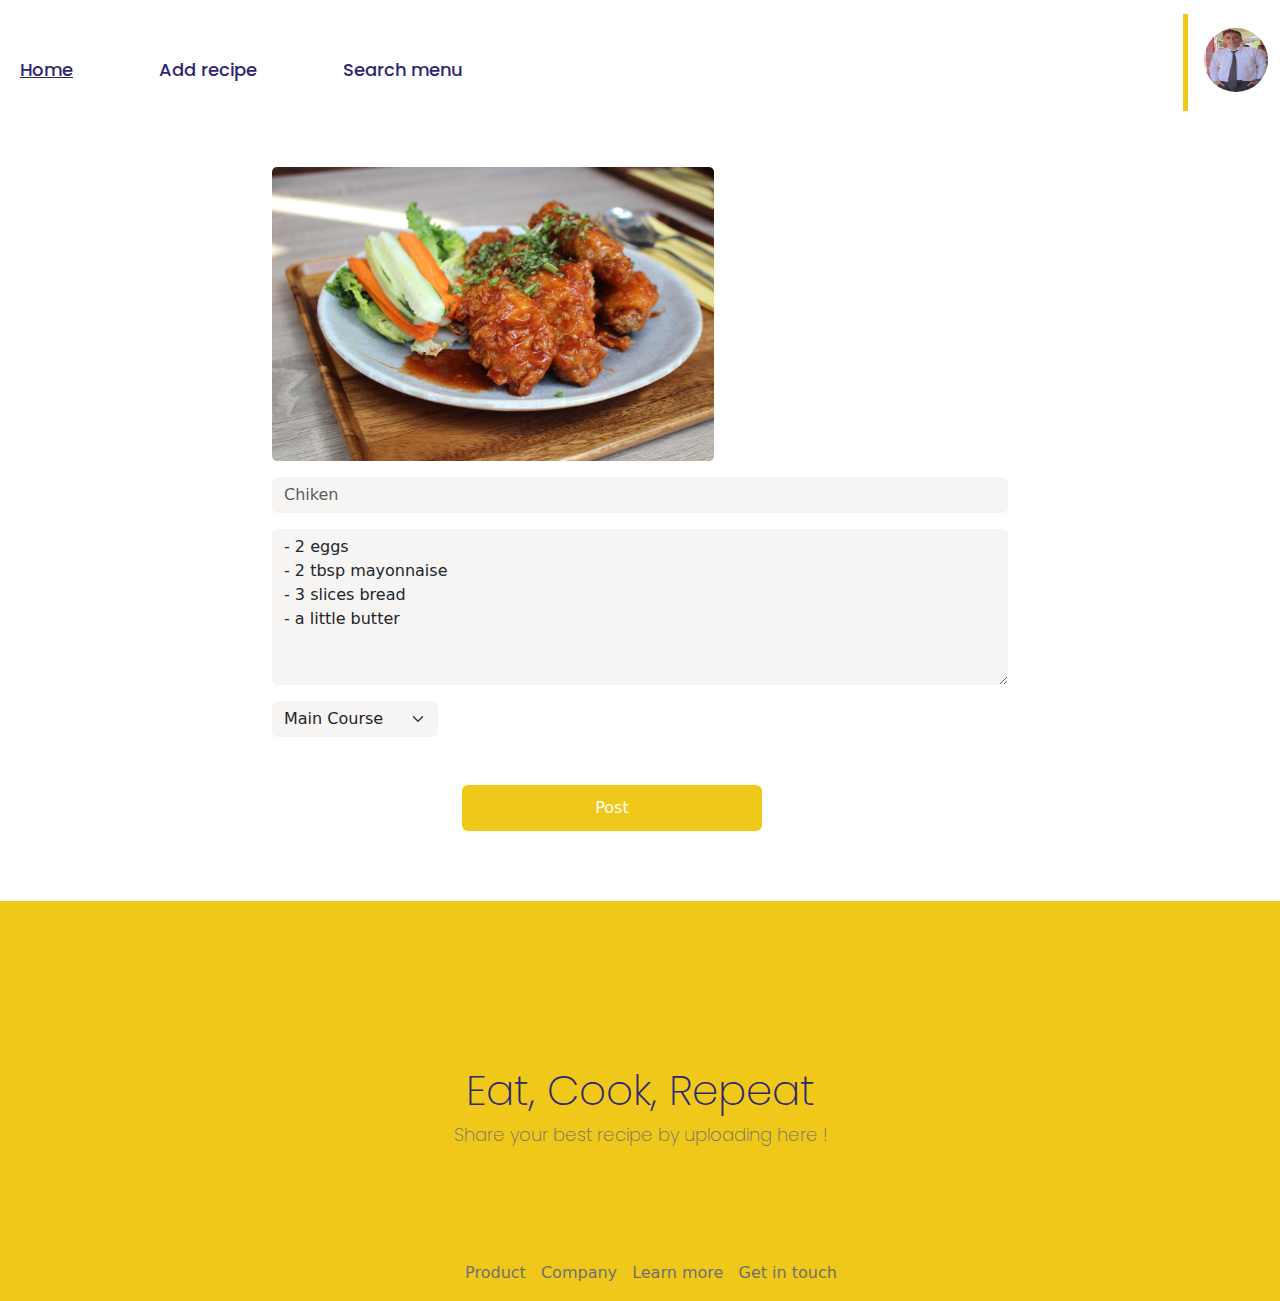
<file: editMenu.html>
<!DOCTYPE html>
<html lang="en">

<head>
    <meta charset="UTF-8">
    <meta http-equiv="X-UA-Compatible" content="IE=edge">
    <meta name="viewport" content="width=device-width, initial-scale=1.0">
    <link rel="stylesheet" href="https://cdn.jsdelivr.net/npm/bootstrap@5.2.3/dist/css/bootstrap.min.css">
    <link rel="stylesheet" href="https://cdnjs.cloudflare.com/ajax/libs/font-awesome/6.3.0/css/all.min.css">
    <link rel="stylesheet" href="style/style.css">
    <title>Edit Menu</title>
    <style>
    </style>
</head>

<body class="justify-content-center align-items-center">
    <div class="">
        <section class="justify-content-center align-items-center">
            <nav class="navbar navbar-expand-sm navbar-light">
                <div class="container-fluid">
                    <button class="navbar-toggler" type="button" data-bs-toggle="collapse" data-bs-target="#mynavbar">
                        <span class="navbar-toggler-icon"></span>
                    </button>
                    <div class="collapse navbar-collapse" id="mynavbar">
                        <ul class="navbar-nav me-auto">
                            <li class="nav-item">
                                <a class="nav-link active" href="javascript:void(0)">Home</a>
                            </li>
                            <li class="nav-item">
                                <a class="nav-link" href="javascript:void(0)">Add recipe</a>
                            </li>
                            <li class="nav-item">
                                <a class="nav-link" href="javascript:void(0)">Search menu</a>
                            </li>
                        </ul>
                        <div class="image-profile d-flex">
                            <div class="line-left"></div>
                            <img src="assets/img/profile.jpg" alt="" width="64px" height="64px">
                        </div>
                    </div>
                </div>
            </nav>
        </section>
    </div>

    <section>
        <div class="add-menu container mt-5">
            <div class="row justify-content-center align-items-center inner-row">
                <div class="col-sm-8">
                    <form>
                        <img src="assets/img/chiken.jpg" alt="" width="60%" height="60%" style="border-radius: 5px;">
                        <input type="text" class="form-control mt-3" placeholder="Chiken">
                        <textarea class="form-control mt-3" placeholder="Ingradients" rows="6" id="comment" name="text">- 2 eggs
- 2 tbsp mayonnaise
- 3 slices bread
- a little butter
                        </textarea>
                        <div class="row">
                            <div class="col-sm-3">
                                <select class="form-select mt-3">
                                    <option>Main Course</option>
                                    <option>1</option>
                                    <option>2</option>
                                    <option>3</option>
                                    <option>4</option>
                                  </select>
                            </div>
                        </div>
                        <div class="row justify-content-center align-items-center inner-row mt-5">
                            <div class="col-sm-6">
                                <button type="button" class="btn btn-warning" style="width: 300px;
                                height: 46px; background-color: #EFC81A; color: #fff; border: none;">Post</button>
                            </div>
                        </div>
                      </form>
                </div>
            </div>
        </div>
        
    </section>





    <footer class="footer" style="margin-top: 70px;">
        <div class="card text-center justify-content-center" style="
        height: 400px; background-color: #EFC81A; border-radius: 0; border: none; ">
            <div class="card-body" style="margin-top: 150px;">
                <h5 class="card-title">Eat, Cook, Repeat</h5>
                <p class="card-text">Share your best recipe by uploading here !</p>
            </div>
            <div class="menu-footer">
                <ul>
                    <li style="list-style: none;">
                        <a href="">Product </a>
                        <a href="">Company </a>
                        <a href="">Learn more</a>
                        <a href="">Get in touch</a>
                    </li>
                </ul>
            </div>
        </div>
    </footer>

    <script src="https://cdn.jsdelivr.net/npm/bootstrap@5.2.3/dist/js/bootstrap.bundle.min.js"></script>
</body>

</html>
</file>
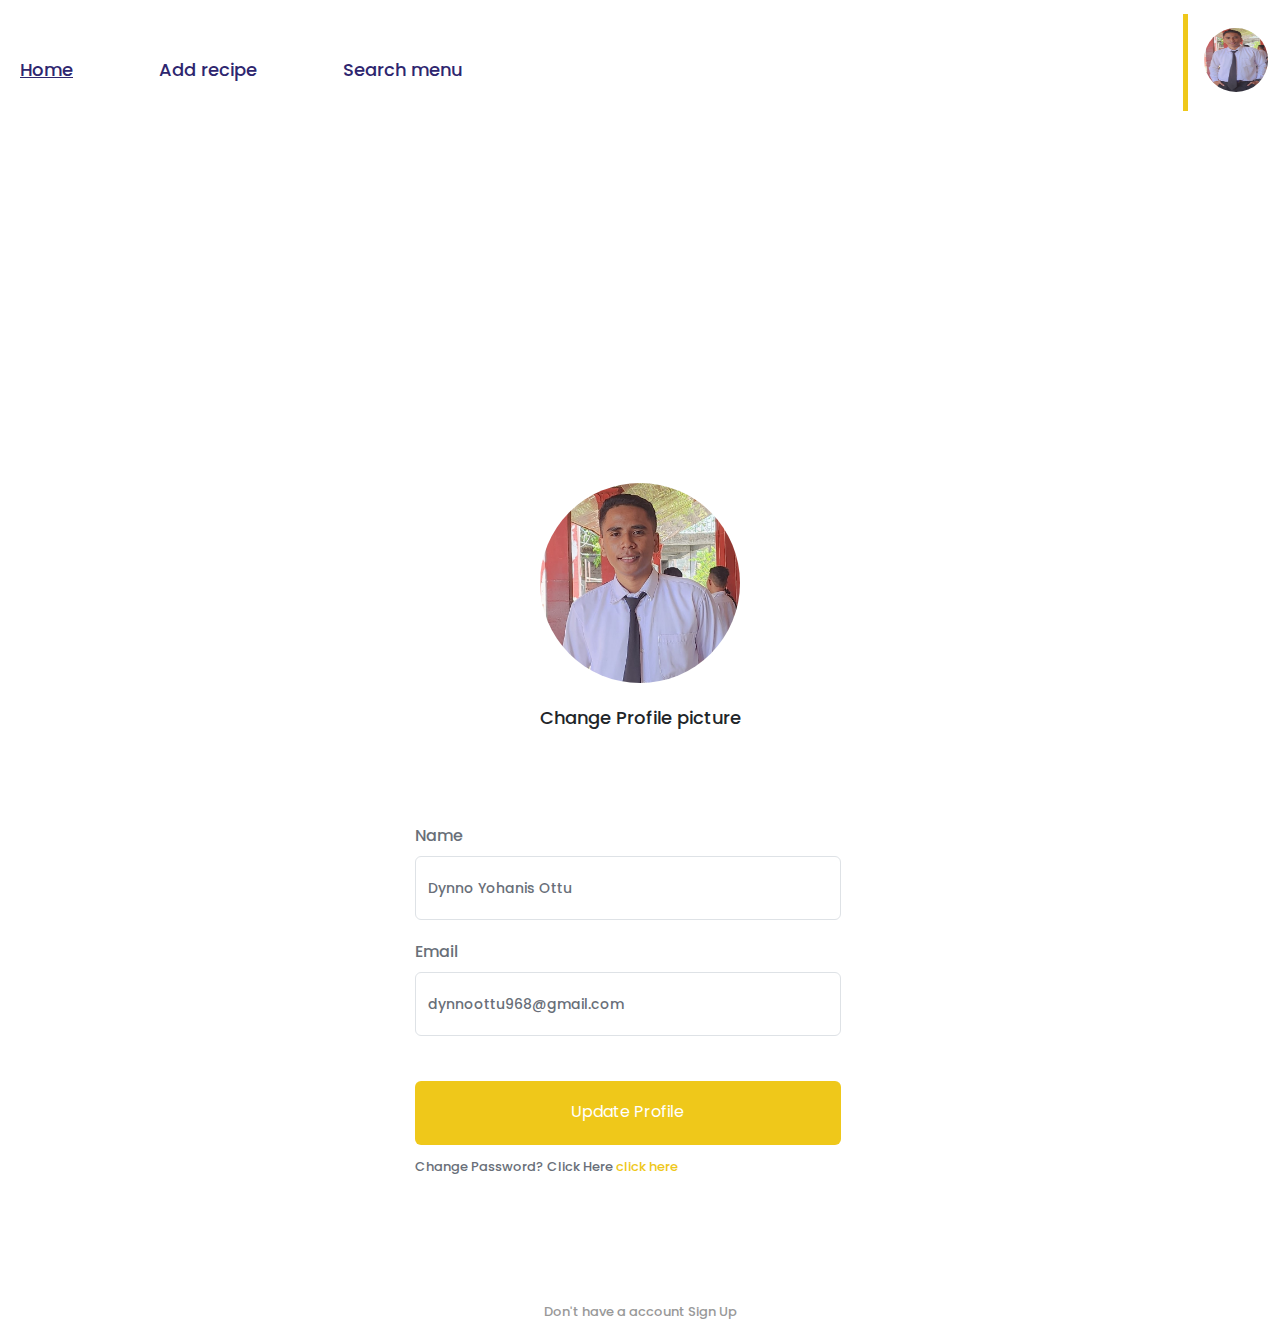
<file: editProfile.html>
<!DOCTYPE html>
<html lang="en">

<head>
    <meta charset="UTF-8">
    <meta http-equiv="X-UA-Compatible" content="IE=edge">
    <meta name="viewport" content="width=device-width, initial-scale=1.0">
    <link rel="stylesheet" href="https://cdn.jsdelivr.net/npm/bootstrap@5.2.3/dist/css/bootstrap.min.css">
    <link rel="stylesheet" href="https://cdnjs.cloudflare.com/ajax/libs/font-awesome/6.3.0/css/all.min.css">
    <link rel="stylesheet" href="style/style.css">
    <title>Update Profile</title>
    <style>
    </style>
</head>

<body>
    <div class="">
        <section class="justify-content-center align-items-center">
            <nav class="navbar navbar-expand-sm navbar-light">
                <div class="container-fluid">
                    <button class="navbar-toggler" type="button" data-bs-toggle="collapse" data-bs-target="#mynavbar">
                        <span class="navbar-toggler-icon"></span>
                    </button>
                    <div class="collapse navbar-collapse" id="mynavbar">
                        <ul class="navbar-nav me-auto">
                            <li class="nav-item">
                                <a class="nav-link active" href="javascript:void(0)">Home</a>
                            </li>
                            <li class="nav-item">
                                <a class="nav-link" href="javascript:void(0)">Add recipe</a>
                            </li>
                            <li class="nav-item">
                                <a class="nav-link" href="javascript:void(0)">Search menu</a>
                            </li>
                        </ul>
                        <div class="image-profile d-flex">
                            <div class="line-left"></div>
                            <img src="assets/img/profile.jpg" alt="" width="64px" height="64px">
                        </div>
                    </div>
                </div>
            </nav>
            <div class="wrapper">
                <span class="border-left"></span>
                <div class="image-circle-wrappper" style="text-align: center;">
                    <img src="assets/img/profile.jpg" alt="" width="200px">
                </div>
            </div>
            <div class="change-picture">
                <p>Change Profile picture</p>
            </div>
            <div class="container">
                <div class="row justify-content-center align-items-center inner-row">
                    <div class="col-lg-5 col-md-7">
                        <div class="form-box">
                            <form class="form-login">
                                <div class="mb-2">
                                    <label for="disabledTextInput" class="form-label">Name</label>
                                    <input type="text" id="disabledTextInput" class="form-control"
                                        value="Dynno Yohanis Ottu" style="font-family: 'Poppins'; color: #696F79;">
                                </div>
                                <div class="mb-2">
                                    <label for="disabledTextInput" class="form-label">Email</label>
                                    <input type="email" id="disabledTextInput" class="form-control"
                                        value="dynnoottu968@gmail.com" style="font-family: 'Poppins'; color: #696F79;">
                                </div>
                                <a type="submit" class="btn button-input" data-bs-toggle="modal"
                                    data-bs-target="#myModal" style="padding-top: 18px;">Update Profile</a>
                                <p class="link-update-profile">Change Password? Click Here <span><a href="">click
                                            here</a></span></p>
                                <div class="already">
                                    <p>Don't have a account <span>Sign Up</span></p>
                                </div>
                            </form>
                        </div>
                    </div>
                </div>
        </section>
    </div>
    </div>


    <!-- The Modal -->
    <div class="modal modal-logout" id="myModal">
        <div class="modal-dialog modal-lg modal-sm">
            <div class="modal-content rounded-0">

                <!-- Modal Header -->
                <div class="modal-header" style="border-bottom: 0; justify-content: center; margin-bottom: 90px;">
                    <h4>You want to logout?</h4>
                </div>

                <!-- Modal body -->
                <div class="modal-footer button-oke" style="margin-top: 100px; border-top: 0; justify-content: center;">
                    <button type="button" class="btn" data-bs-dismiss="modal">Oke</button>
                </div>

                <!-- Modal footer -->
                <div class="modal-footer button-yes" style="margin-top: 28px; border-top: 0; justify-content: center;">
                    <button type="button" class="btn" data-bs-dismiss="modal">Cancel</button>
                </div>

            </div>
        </div>
    </div>

    <script src="https://cdn.jsdelivr.net/npm/bootstrap@5.2.3/dist/js/bootstrap.bundle.min.js"></script>
</body>

</html>
</file>
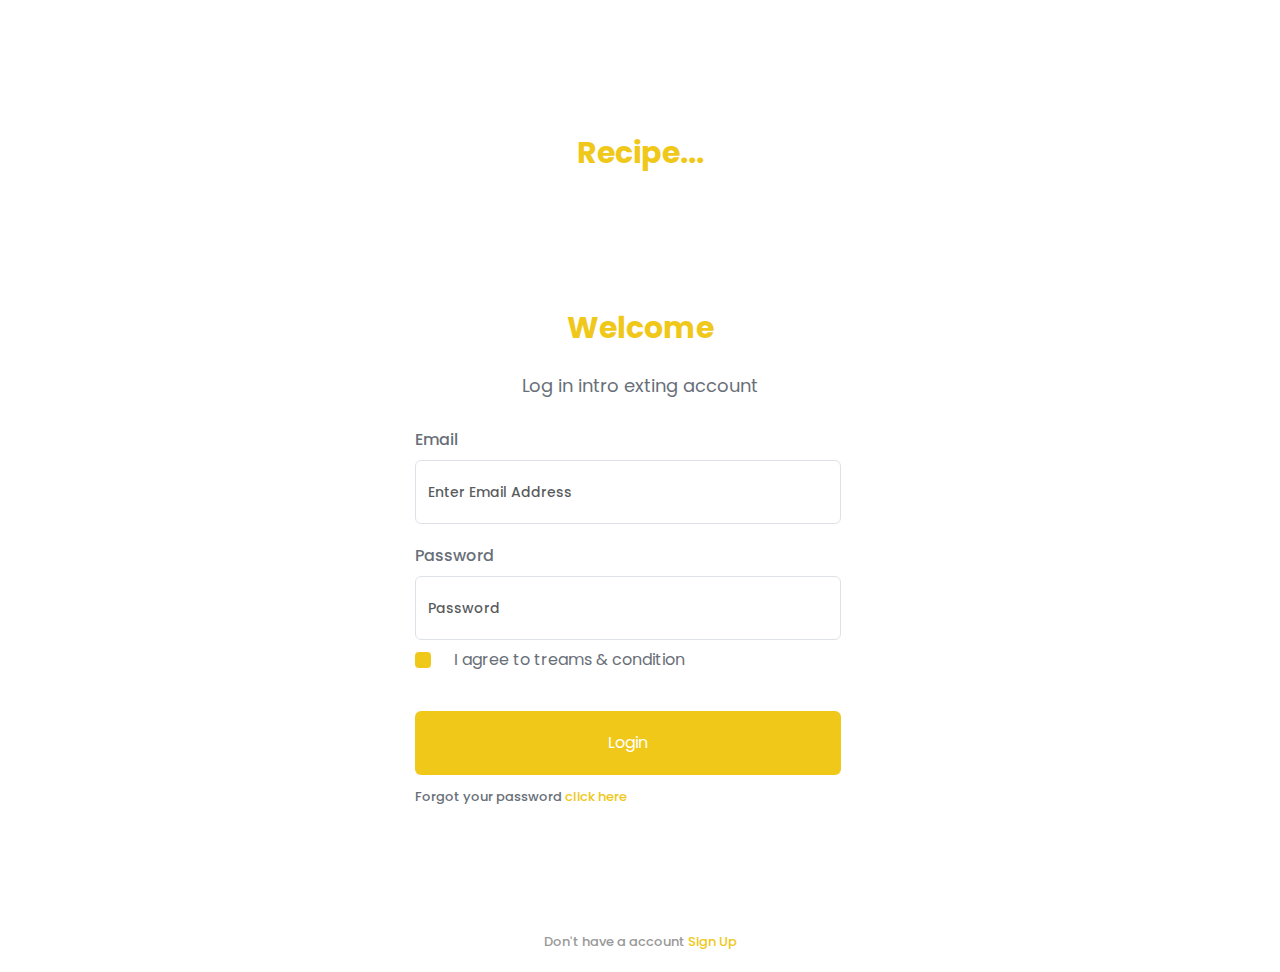
<file: forgotpassword.html>
<!DOCTYPE html>
<html lang="en">

<head>
    <meta charset="UTF-8">
    <meta http-equiv="X-UA-Compatible" content="IE=edge">
    <meta name="viewport" content="width=device-width, initial-scale=1.0">
    <link rel="stylesheet" href="https://cdn.jsdelivr.net/npm/bootstrap@5.2.3/dist/css/bootstrap.min.css">
    <link rel="stylesheet" href="https://cdnjs.cloudflare.com/ajax/libs/font-awesome/6.3.0/css/all.min.css">
    <link rel="stylesheet" href="style/style.css">
    <title>Forgot Password</title>
    <style>
    </style>
</head>

<body class="justify-content-center align-items-center">
    <div class="recipe">
        <h2>Recipe...</h2>
        <h2 class="started">Welcome</h2>
        <p style="text-align: center;">Log in intro exting account</p>
    </div>
    <div class="container">
        <div class="row justify-content-center align-items-center inner-row">
            <div class="col-lg-5 col-md-7">
                <div class="form-box">
                    <form class="form-forgot">
                        <div class="mb-2">
                            <label for="disabledTextInput" class="form-label">Email</label>
                            <input type="text" id="disabledTextInput" class="form-control"
                                placeholder="Enter Email Address">
                        </div>
                        <div class="mb-2">
                            <label for="disabledTextInput" class="form-label">Password</label>
                            <input type="text" id="disabledTextInput" class="form-control" placeholder="Password">
                        </div>
                        <div class="mb-6">
                            <div class="form-check">
                                <input class="form-check-input" type="checkbox" id="disabledFieldsetCheck">
                                <label class="form-check-label" for="disabledFieldsetCheck">
                                    I agree to treams & condition
                                </label>
                            </div>
                        </div>
                        <button type="submit" class="btn button-input">Login</button>
                        <p class="link-forgot">Forgot your password <span><a href="">click here</a></span></p>
                        <div class="already">
                            <p>Don't have a account <span><a href="">Sign Up</a></span></p>
                        </div>
                    </form>
                </div>
            </div>
        </div>
    </div>

    <script src="https://cdn.jsdelivr.net/npm/bootstrap@5.2.3/dist/js/bootstrap.bundle.min.js"></script>
</body>

</html>
</file>
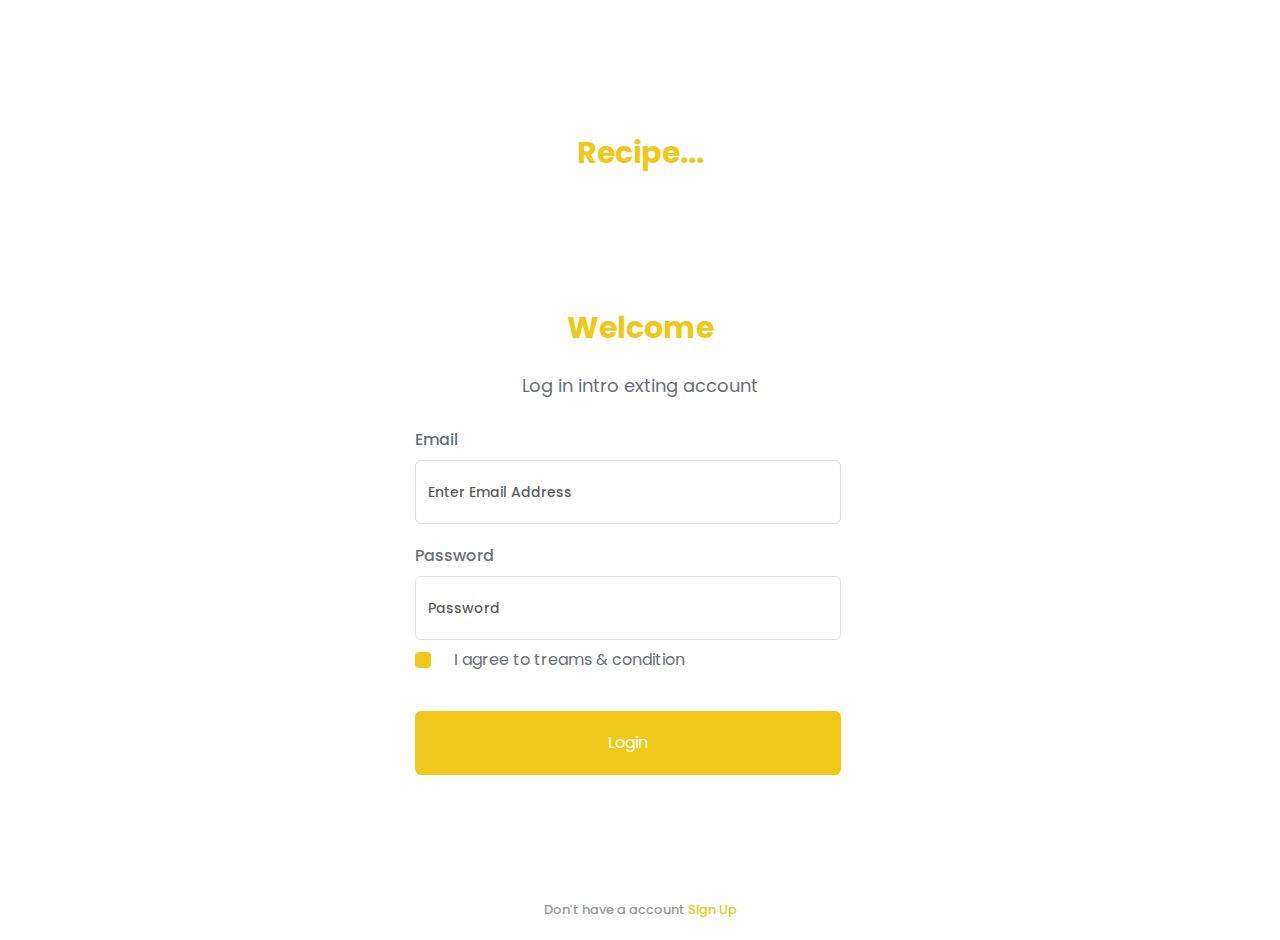
<file: login.html>
<!DOCTYPE html>
<html lang="en">

<head>
    <meta charset="UTF-8">
    <meta http-equiv="X-UA-Compatible" content="IE=edge">
    <meta name="viewport" content="width=device-width, initial-scale=1.0">
    <link rel="stylesheet" href="https://cdn.jsdelivr.net/npm/bootstrap@5.2.3/dist/css/bootstrap.min.css">
    <link rel="stylesheet" href="https://cdnjs.cloudflare.com/ajax/libs/font-awesome/6.3.0/css/all.min.css">
    <link rel="stylesheet" href="style/style.css">
    <title>Login</title>
    <style>
    </style>
</head>

<body class="justify-content-center align-items-center">
    <div class="recipe">
        <h2>Recipe...</h2>
        <h2 class="started">Welcome</h2>
        <p style="text-align: center;">Log in intro exting account</p>
    </div>
    <div class="container">
        <div class="row justify-content-center align-items-center inner-row">
            <div class="col-lg-5 col-md-7">
                <div class="form-box">
                    <form class="form-login">
                        <div class="mb-2">
                            <label for="disabledTextInput" class="form-label">Email</label>
                            <input type="text" id="disabledTextInput" class="form-control"
                                placeholder="Enter Email Address">
                        </div>
                        <div class="mb-2">
                            <label for="disabledTextInput" class="form-label">Password</label>
                            <input type="text" id="disabledTextInput" class="form-control" placeholder="Password">
                        </div>
                        <div class="mb-6">
                            <div class="form-check">
                                <input class="form-check-input" type="checkbox" id="disabledFieldsetCheck">
                                <label class="form-check-label" for="disabledFieldsetCheck">
                                    I agree to treams & condition
                                </label>
                            </div>
                        </div>
                        <button type="submit" class="btn button-input">Login</button>
                        <div class="already">
                            <p>Don't have a account <span><a href="register.html">Sign Up</a> </span></p>
                        </div>
                    </form>
                </div>
            </div>
        </div>
    </div>

    <script src="https://cdn.jsdelivr.net/npm/bootstrap@5.2.3/dist/js/bootstrap.bundle.min.js"></script>
</body>

</html>
</file>
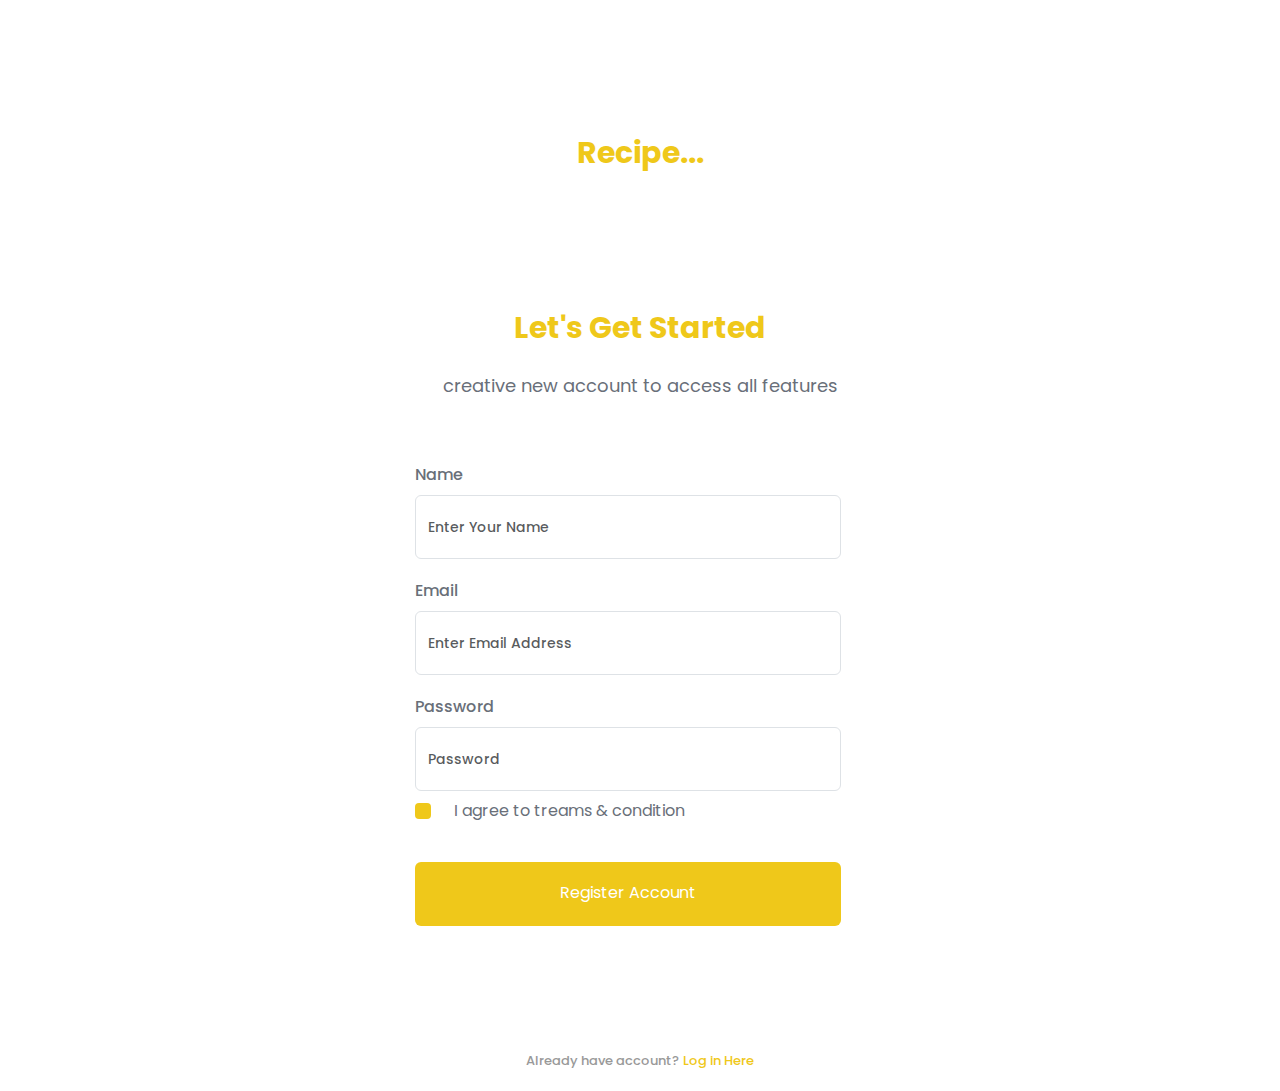
<file: register.html>
<!DOCTYPE html>
<html lang="en">

<head>
    <meta charset="UTF-8">
    <meta http-equiv="X-UA-Compatible" content="IE=edge">
    <meta name="viewport" content="width=device-width, initial-scale=1.0">
    <link rel="stylesheet" href="https://cdn.jsdelivr.net/npm/bootstrap@5.2.3/dist/css/bootstrap.min.css">
    <link rel="stylesheet" href="https://cdnjs.cloudflare.com/ajax/libs/font-awesome/6.3.0/css/all.min.css">
    <link rel="stylesheet" href="style/style.css">
    <title>Register recipes</title>
    <style>
    </style>
</head>

<body class="justify-content-center align-items-center">
    <div class="recipe">
        <h2>Recipe...</h2>
        <h2 class="started">Let's Get Started</h2>
        <p style="text-align: center;">creative new account to access all features</p>
    </div>
    <div class="container" style="margin-top: 51px;">
        <div class="row justify-content-center align-items-center inner-row">
            <div class="col-lg-5 col-md-7">
                <div class="form-box">
                    <form class="form-input">
                        <div class="mb-2">
                            <label for="disabledTextInput" class="form-label">Name</label>
                            <input type="text" id="disabledTextInput" class="input-form form-control"
                                placeholder="Enter Your Name">
                        </div>
                        <div class="mb-2">
                            <label for="disabledTextInput" class="form-label">Email</label>
                            <input type="text" id="disabledTextInput" class="form-control"
                                placeholder="Enter Email Address">
                        </div>
                        <div class="mb-2">
                            <label for="disabledTextInput" class="form-label">Password</label>
                            <input type="text" id="disabledTextInput" class="form-control" placeholder="Password">
                        </div>
                        <div class="mb-6">
                            <div class="form-check">
                                <input class="form-check-input" type="checkbox" id="disabledFieldsetCheck">
                                <label class="form-check-label" for="disabledFieldsetCheck">
                                    I agree to treams & condition
                                </label>
                            </div>
                        </div>
                        <a type="submit" style="padding-top: 18px;" class="btn button-input" data-bs-toggle="modal"
                            data-bs-target="#myModal">Register
                            Account</a>
                        <div class="already">
                            <p>Already have account? <span><a href="login.html">Log in Here</a></span></p>
                        </div>
                    </form>
                </div>
            </div>
        </div>
    </div>

    <!-- The Modal -->
    <div class="modal modal-alert" id="myModal">
        <div class="modal-dialog modal-lg modal-sm">
            <div class="modal-content rounded-0">

                <!-- Modal Header -->
                <div class="modal-header" style="border-bottom: 0; justify-content: center;">
                    <h4>You're all set!</h4>
                </div>

                <!-- Modal body -->
                <div class="modal-body" style="border-bottom: 0; justify-content: center;">
                    <p>Please check your email account for verification</p>
                </div>

                <!-- Modal footer -->
                <div class="modal-footer button-oke" style="margin-top: 100px; border-top: 0; justify-content: center;">
                    <button type="button" class="btn" data-bs-dismiss="modal">Oke</button>
                </div>

            </div>
        </div>
    </div>


    <script src="https://cdn.jsdelivr.net/npm/bootstrap@5.2.3/dist/js/bootstrap.bundle.min.js"></script>
</body>

</html>
</file>
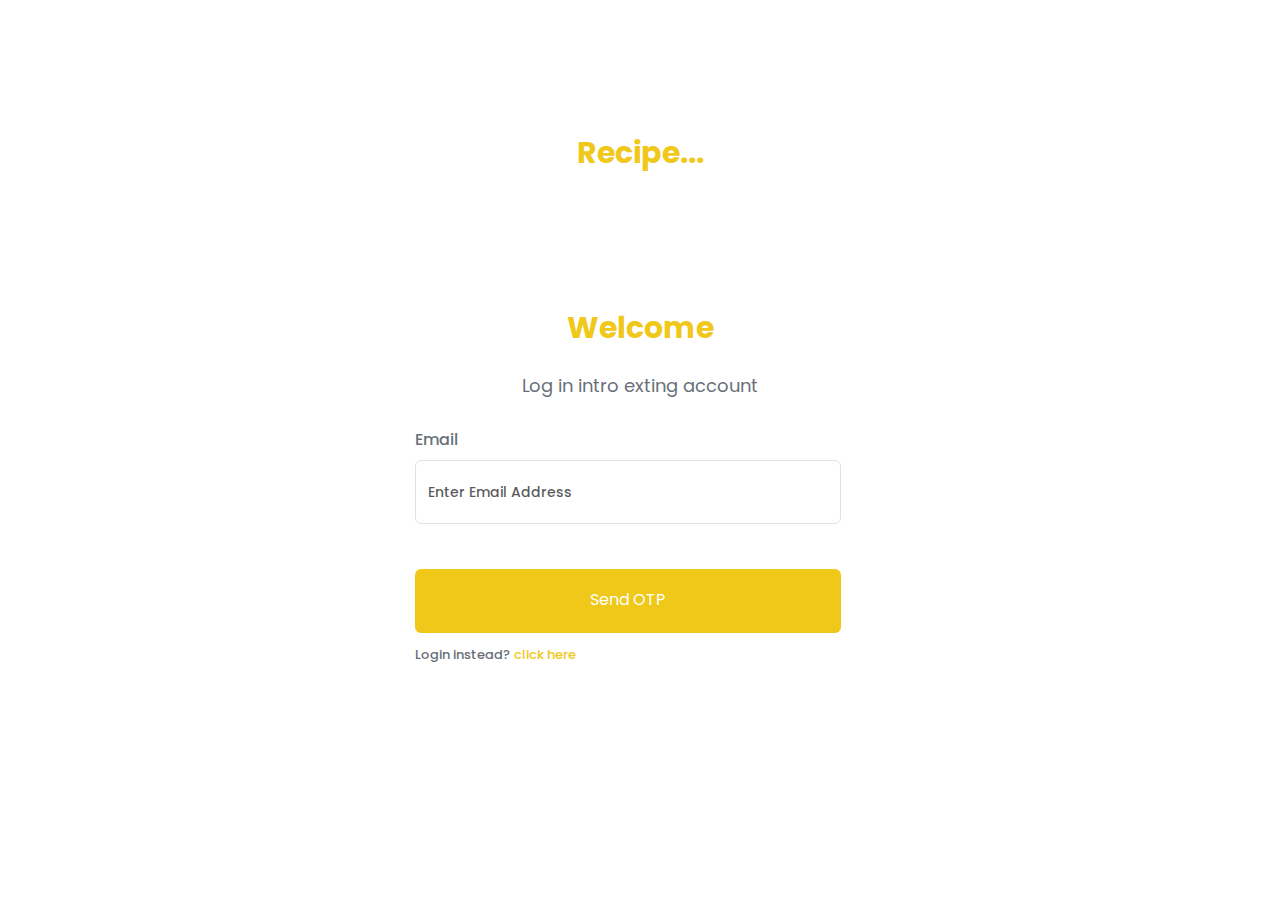
<file: sendOtp.html>
<!DOCTYPE html>
<html lang="en">

<head>
    <meta charset="UTF-8">
    <meta http-equiv="X-UA-Compatible" content="IE=edge">
    <meta name="viewport" content="width=device-width, initial-scale=1.0">
    <link rel="stylesheet" href="https://cdn.jsdelivr.net/npm/bootstrap@5.2.3/dist/css/bootstrap.min.css">
    <link rel="stylesheet" href="https://cdnjs.cloudflare.com/ajax/libs/font-awesome/6.3.0/css/all.min.css">
    <link rel="stylesheet" href="style/style.css">
    <title>Forgot Password</title>
    <style>
    </style>
</head>

<body class="justify-content-center align-items-center">
    <div class="recipe">
        <h2>Recipe...</h2>
        <h2 class="started">Welcome</h2>
        <p style="text-align: center;">Log in intro exting account</p>
    </div>
    <div class="container">
        <div class="row justify-content-center align-items-center inner-row">
            <div class="col-lg-5 col-md-7">
                <div class="form-box">
                    <form class="form-forgot">
                        <div class="mb-2">
                            <label for="disabledTextInput" class="form-label">Email</label>
                            <input type="text" id="disabledTextInput" class="form-control"
                                placeholder="Enter Email Address">
                        </div>
                        <a type="submit" class="btn button-input" style="padding-top: 18px;" class="btn button-input"
                            data-bs-toggle="modal" data-bs-target="#myModal">Send OTP</a>
                        <p class="link-forgot">Login instead? <span><a href="">click here</a></span></p>
                    </form>
                </div>
            </div>
        </div>
    </div>


    <!-- The Modal -->
    <div class="modal modal-alert" id="myModal">
        <div class="modal-dialog modal-lg modal-sm">
            <div class="modal-content rounded-0">

                <!-- Modal Header -->
                <div class="modal-header" style="border-bottom: 0; justify-content: center;">
                    <h4>Account has been set up</h4>
                </div>

                <!-- Modal body -->
                <div class="modal-body" style="border-bottom: 0; justify-content: center;">
                    <p>Account activated successfully, please login</p>
                </div>

                <!-- Modal footer -->
                <div class="modal-footer button-oke" style="margin-top: 64px; border-top: 0; justify-content: center;">
                    <button type="button" class="btn" data-bs-dismiss="modal">Oke</button>
                </div>

            </div>
        </div>
    </div>

    <script src="https://cdn.jsdelivr.net/npm/bootstrap@5.2.3/dist/js/bootstrap.bundle.min.js"></script>
</body>

</html>
</file>
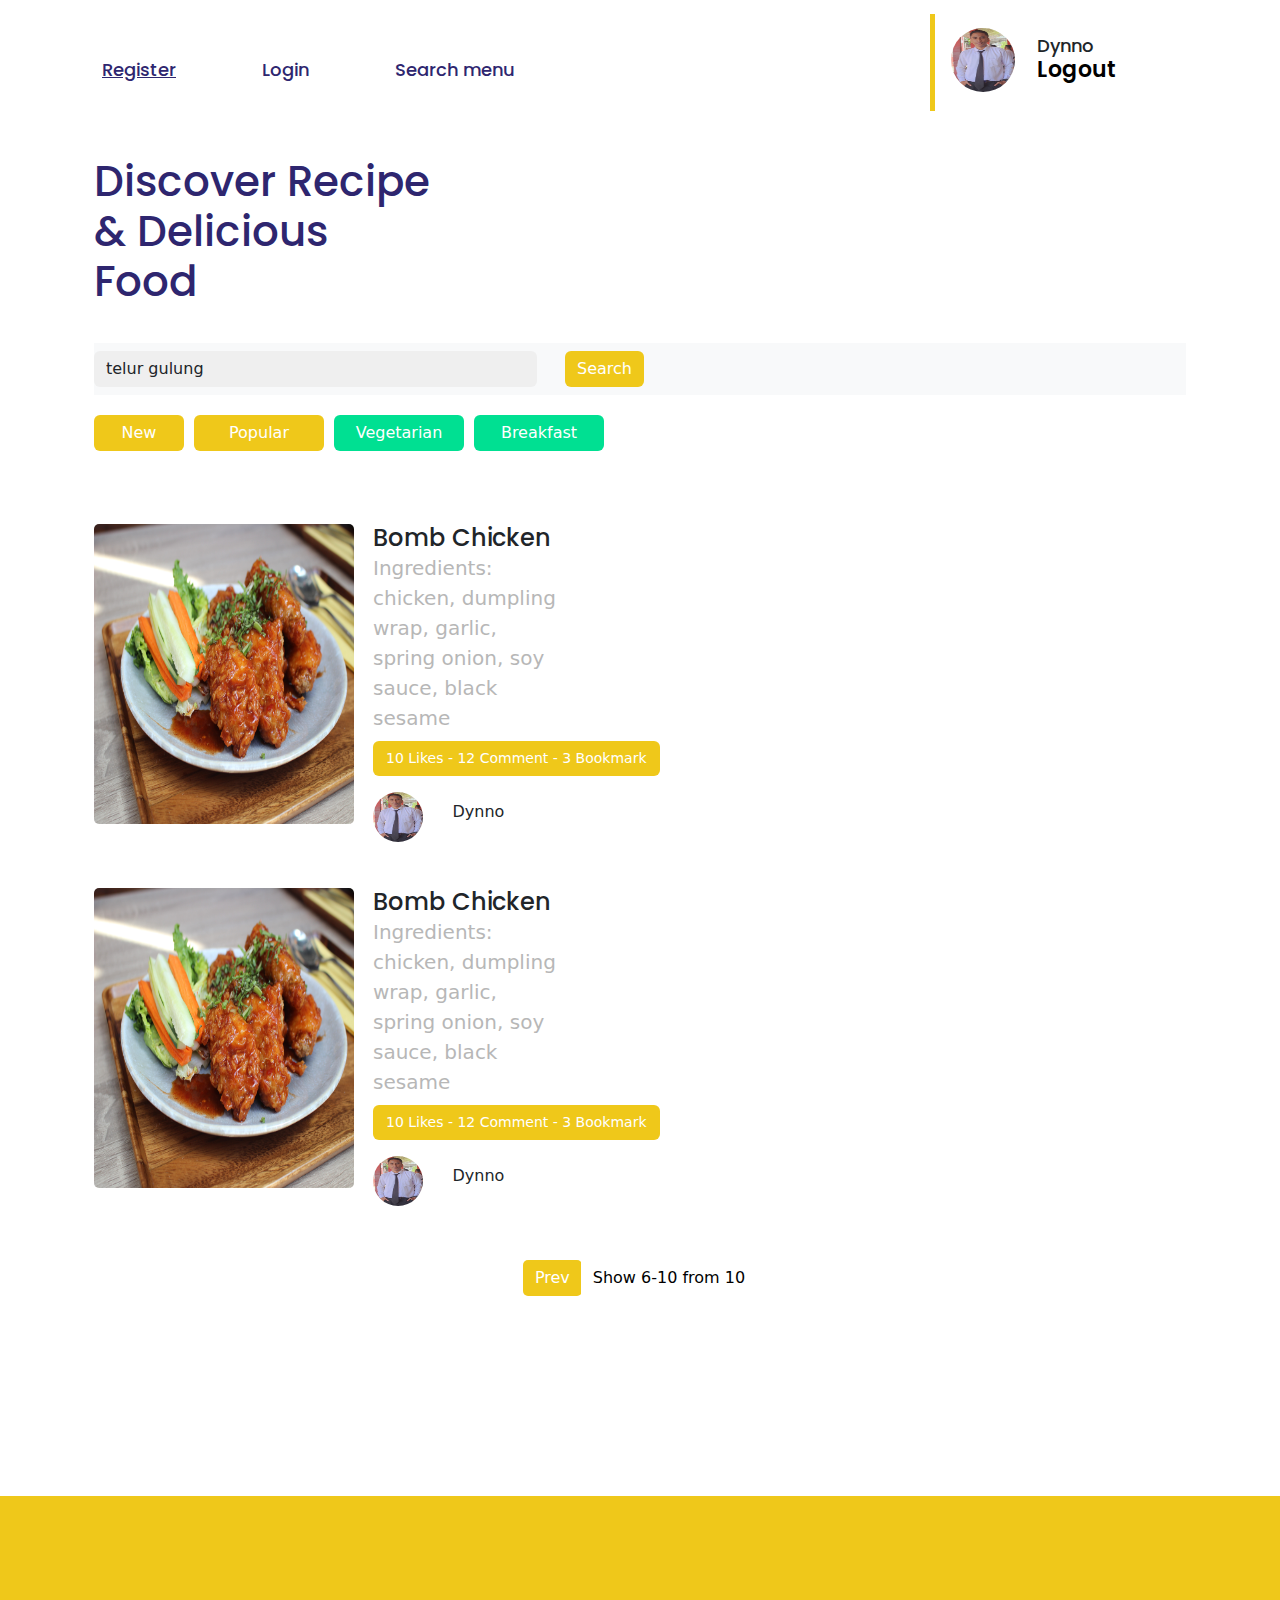
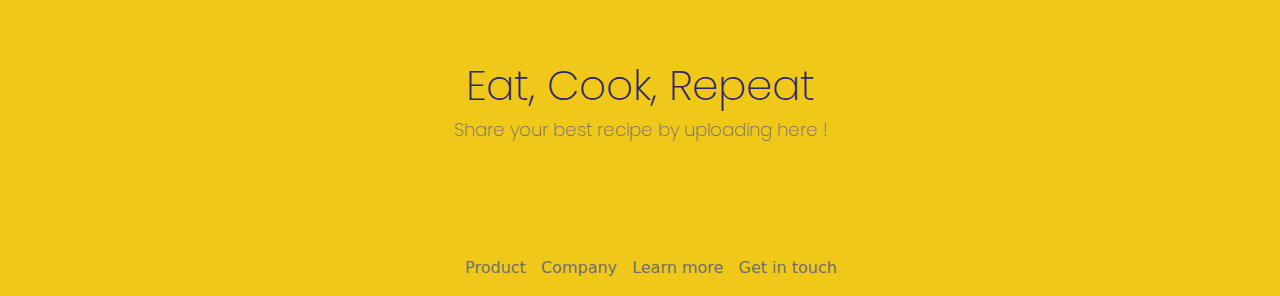
<file: serachMenu.html>
<!DOCTYPE html>
<html lang="en">

<head>
    <meta charset="UTF-8">
    <meta http-equiv="X-UA-Compatible" content="IE=edge">
    <meta name="viewport" content="width=device-width, initial-scale=1.0">
    <link rel="stylesheet" href="https://cdn.jsdelivr.net/npm/bootstrap@5.2.3/dist/css/bootstrap.min.css">
    <link rel="stylesheet" href="https://cdnjs.cloudflare.com/ajax/libs/font-awesome/6.3.0/css/all.min.css">
    <link rel="stylesheet" href="style/style.css">
    <title>Search Menu</title>
    <style>
    </style>
</head>

<body class="justify-content-center align-items-center">
    <div class="container">
        <section class="justify-content-center align-items-center">
            <nav class="navbar navbar-expand-sm navbar-light">
                <div class="container-fluid">
                    <button class="navbar-toggler" type="button" data-bs-toggle="collapse" data-bs-target="#mynavbar">
                        <span class="navbar-toggler-icon"></span>
                    </button>
                    <div class="collapse navbar-collapse" id="mynavbar">
                        <ul class="navbar-nav me-auto">
                            <li class="nav-item">
                                <a class="nav-link active" href="register.html">Register</a>
                            </li>
                            <li class="nav-item">
                                <a class="nav-link" href="login.html">Login</a>
                            </li>
                            <li class="nav-item">
                                <a class="nav-link" href="serachMenu.html">Search menu</a>
                            </li>
                        </ul>
                        <div class="image-profile d-flex" style="margin-right: 70px;">
                            <div class="line-left"></div>
                            <img src="assets/img/profile.jpg" alt="" width="64px" height="64px">
                            <ul style="list-style: none; margin-left: -10px; margin-top: 4px;">
                                <li>
                                    <p>Dynno</p>
                                    <a href="">Logout</a>
                                </li>

                            </ul>
                        </div>
                    </div>
                </div>
            </nav>
        </section>
    </div>

    <section class="profile-recipes container" style="margin-top: 38px;">
        <div class="container-fluid">
            <div class="row">
                <div class="col-sm-6">
                    <div class="row discover">
                        <div class="col-sm-8" style="align-items: left;">
                            <p>Discover Recipe
                                & Delicious Food</p>
                        </div>
                    </div>
                </div>
            </div>
            <nav class="navbar bg-body-tertiary search">
                <div class="">
                    <form class="d-flex" role="search" style="width: 550px;">
                        <input class="form-control me-2 mr-4" type="" value="telur gulung">
                        <button class="btn btn-outline-success" type="submit" style="margin-left: 20px;">Search</button>
                    </form>
                </div>
            </nav>
            <div class="menu-search d-flex">
                <button type="button" class="btn btn-info" style="background-color: #EFC81A; width: 90px;">New</button>
                <button type="button" class="btn btn-info"
                    style="background-color: #EFC81A; width: 130px;">Popular</button>
                <button type="button" class="btn btn-dark"
                    style="background-color: #00E092; width: 130px;">Vegetarian</button>
                <button type="button" class="btn btn-dark"
                    style="background-color: #00E092; width: 130px;">Breakfast</button>
            </div>
        </div>
    </section>



    <section class="detail-recipes container" style=" margin-top: 73px;">
        <div class="container-fluid">
            <div class="row stify-jucontent-start" style="margin-bottom: 40px;">
                <div class="col-sm-3">
                    <div class="row mb-4">
                        <div class="col-sm-2">
                            <img src="assets/img/chiken.jpg" style="width: 260px; height: 300px; border-radius: 5px;">
                        </div>
                    </div>
                </div>
                <div class="col-sm-5">
                    <div class="col-sm-5">
                        <h5 class="m-0" style="
                        font-family: 'Poppins';
                        font-weight: 500;
                        font-size: 24px">Bomb Chicken</h5>
                        <p class="m-0" style="font-weight: 500;
                        font-size: 20px; color:#B7B7B7;">Ingredients: chicken, dumpling wrap, garlic, spring onion,
                            soy sauce, black sesame</p>
                    </div>
                    <div class="col-sm-8 mt-2">
                        <button type="button" class="btn"
                            style="font-size: 14px; background-color: #EFC81A; color: #ffff;">10 Likes -
                            12 Comment - 3
                            Bookmark
                        </button>
                            <div class="row">
                                <div class="col-sm-3">
                                    <img class="rounded-circle mt-3" src="assets/img/profile.jpg" width="50px" height="50px">
                                </div>
                                <div class="col-sm-3 justify-content-center mt-4">
                                    <p>Dynno</p>
                                </div>
                            </div>
                    </div>
                </div>
            </div>
        </div>

        <div class="container-fluid">
            <div class="row stify-jucontent-start" style="margin-bottom: 40px;">
                <div class="col-sm-3">
                    <div class="row mb-4">
                        <div class="col-sm-2">
                            <img src="assets/img/chiken.jpg" style="width: 260px; height: 300px; border-radius: 5px;">
                        </div>
                    </div>
                </div>
                <div class="col-sm-5">
                    <div class="col-sm-5">
                        <h5 class="m-0" style="
                        font-family: 'Poppins';
                        font-weight: 500;
                        font-size: 24px">Bomb Chicken</h5>
                        <p class="m-0" style="font-weight: 500;
                        font-size: 20px; color:#B7B7B7;">Ingredients: chicken, dumpling wrap, garlic, spring onion,
                            soy sauce, black sesame</p>
                    </div>
                    <div class="col-sm-8 mt-2">
                        <button type="button" class="btn"
                            style="font-size: 14px; background-color: #EFC81A; color: #ffff;">10 Likes -
                            12 Comment - 3
                            Bookmark
                        </button>
                            <div class="row">
                                <div class="col-sm-3">
                                    <img class="rounded-circle mt-3" src="assets/img/profile.jpg" width="50px" height="50px">
                                </div>
                                <div class="col-sm-3 justify-content-center mt-4">
                                    <p>Dynno</p>
                                </div>
                            </div>
                    </div>
                </div>

            </div>

        </div>
    </section>

    <section class="mt-5 container">
        <nav aria-label="Page navigation example">
            <ul class="pagination justify-content-center">
                <li class="page-item">
                    <a class="page-link"
                        style="border: none; border-radius: 5px; background-color: #EFC81A; color: #fff;" href="#"
                        tabindex="-1">Prev</a>
                </li>
                <li class="page-item">
                    <a class="page-link" href="#" style="border: none; color: black;">Show 6-10 from 10</a>
                </li>
            </ul>
        </nav>
    </section>

    <footer class="footer" style="margin-top: 200px;">
        <div class="card text-center justify-content-center" style="
        height: 400px; background-color: #EFC81A; border-radius: 0; border: none; ">
            <div class="card-body" style="margin-top: 150px;">
                <h5 class="card-title">Eat, Cook, Repeat</h5>
                <p class="card-text">Share your best recipe by uploading here !</p>
            </div>
            <div class="menu-footer">
                <ul>
                    <li style="list-style: none;">
                        <a href="">Product </a>
                        <a href="">Company </a>
                        <a href="">Learn more</a>
                        <a href="">Get in touch</a>
                    </li>
                </ul>
            </div>
        </div>


    </footer>

    <script src="https://cdn.jsdelivr.net/npm/bootstrap@5.2.3/dist/js/bootstrap.bundle.min.js"></script>
</body>

</html>
</file>
<file: style/style.css>
@import url('https://fonts.googleapis.com/css2?family=Poppins:wght@200;400;600&display=swap');

:root {
  --yellow: #EFC81A;
  --light-color: #696F79;
  --blue-dark: #2E266F;
  --secondary: #E7E7E7;
  --black: #000000;
  --dark: #3F3A3A;
  --border: .2rem solid var(--black);
}

.recipe h2 {
  justify-content: center;
  margin-top: 130px;
  font-family: 'Poppins';
  font-style: normal;
  font-weight: 700;
  font-size: 30px;
  line-height: 45px;

  /* identical to box height */
  display: flex;
  align-items: center;

  color: var(--yellow);
}

.recipe h2 .started {
  justify-content: center;
  margin-top: 401px;
  font-family: 'Poppins';
  font-style: normal;
  font-weight: 700;
  font-size: 30px;
  line-height: 45px;

  /* identical to box height */
  display: flex;
  align-items: center;

  color: var(--yellow);
}

.recipe p {
  margin-top: 22px;
  justify-content: center;
  font-family: 'Poppins';
  font-style: normal;
  font-weight: 400;
  font-size: 18px;
  line-height: 28px;

  /* identical to box height, or 156% */
  display: flex;
  align-items: center;

  color: var(--light-color);
}

.form-input .form-label {
  color: var(--light-color);
  font-family: 'Poppins';
  font-size: 16px;
  font-weight: 500;
  line-height: 24px;
  margin-top: 12px;
}

.form-input .form-control {
  font-family: 'Poppins';
  font-style: normal;
  font-weight: 500;
  font-size: 14px;
  line-height: 21px;
  width: 426px;
  height: 64px;
  left: 748px;
  top: 577px;

  background: #FFFFFF;
  border-radius: 6px;

}

.form-input .form-control:hover {
  border: 1px solid var(--yellow);
  box-shadow: 0px 4px 10px 3px rgba(0, 0, 0, 0.11);
}

.button-input {
  position: relative;
  background-color: var(--yellow) !important;
  font-family: 'Poppins';
  margin-top: 37px;
  text-align: center;
  color: #FFFFFF;
  width: 426px;
  height: 64px;
}


.button-input:hover {
  color: #FFFFFF !important;
}

.form-check-input {
  border-color: var(--yellow);
  background-color: var(--yellow) !important;
  border: none;
}

.form-check label {
  color: var(--light-color);
  font-family: 'Poppins';
  margin-left: 15px;
  line-height: 24px;
  font-weight: 400;
}

.already {
  font-family: 'Poppins';
  font-style: normal;
  font-weight: 500;
  font-size: 13px;
  line-height: 20px;
  /* identical to box height */

  justify-content: center;
  text-align: center;
  margin-top: 125px;
  margin-bottom: 20px;

  color: #999999;
}

.already span a {
  text-decoration: none;
  color: var(--yellow);
}


/* Style login */

.form-login .form-label {
  color: var(--light-color);
  font-family: 'Poppins';
  font-size: 16px;
  font-weight: 500;
  line-height: 24px;
  margin-top: 12px;
}


.form-login .form-control {
  font-family: 'Poppins';
  font-style: normal;
  font-weight: 500;
  font-size: 14px;
  line-height: 21px;
  width: 426px;
  height: 64px;
  left: 748px;
  top: 577px;

  background: #FFFFFF;
  border-radius: 6px;
}


/* forgot password */
.form-forgot .form-label {
  color: var(--light-color);
  font-family: 'Poppins';
  font-size: 16px;
  font-weight: 500;
  line-height: 24px;
  margin-top: 12px;
}


.form-forgot .form-control {
  font-family: 'Poppins';
  font-style: normal;
  font-weight: 500;
  font-size: 14px;
  line-height: 21px;
  width: 426px;
  height: 64px;
  left: 748px;
  top: 577px;

  background: #FFFFFF;
  border-radius: 6px;

}

.form-forgot .link-forgot {
  font-family: 'Poppins';
  font-style: normal;
  font-weight: 500;
  font-size: 13px;
  line-height: 20px;
  color: var(--light-color);
  margin-top: 12px;
}

.form-forgot .link-forgot span a {
  color: var(--yellow);
  text-decoration: none;
}

/* modal alert */
.modal-alert h4 {
  color: var(--yellow);

  font-family: 'Poppins';
  font-weight: 600;
  font-size: 30px;
  line-height: 45px;
  margin-top: 131px;
  justify-content: center;
}

.modal-alert p {
  font-family: 'Poppins';
  font-style: normal;
  font-weight: 900;
  font-size: 18px;
  line-height: 28px;
  color: var(--light-color);
  text-align: center;
  margin-top: 48px;
  margin-bottom: 64px;
}

.button-oke button {
  position: relative;
  background-color: var(--yellow) !important;
  font-family: 'Poppins';
  margin-top: 37px;
  text-align: center;
  color: #FFFFFF;
  width: 426px;
  height: 64px;
  margin-top: 64px;
  margin-bottom: 68px;
}

.button-oke button:hover {
  color: #FFFFFF;
}

/* update profile */
.form-login .link-update-profile {
  font-family: 'Poppins';
  font-style: normal;
  font-weight: 500;
  font-size: 13px;
  line-height: 20px;
  color: var(--light-color);
  margin-top: 12px;
}

.form-login .link-update-profile span a {
  color: var(--yellow);
  text-decoration: none;
}

.image-circle-wrappper {
  max-width: 200px;
  max-height: 200px;
  border-radius: 50%;
  overflow: hidden;
}

.wrapper {
  justify-content: center;
  text-align: center;
  display: flex;
  margin-top: 364px;
}

.change-picture {
  justify-content: center;
  text-align: center;
  display: flex;
  margin-top: 21px;
  font-family: 'Poppins';
  font-style: normal;
  font-weight: 500;
  font-size: 18px;
  line-height: 27px;
  text-align: center;
  margin-bottom: 65px;
}

.navbar-nav a {
  color: var(--blue-dark);
  margin-right: 70px;
  font-family: 'Poppins';
  font-style: normal;
  font-weight: 500;
  font-size: 18px;
  line-height: 27px;
}

.navbar-nav .active {
  text-decoration: underline;
  color: var(--blue-dark) !important;
}

.navbar {
  margin-top: 20px;
}

.image-profile img {
  max-width: 64px;
  max-height: 64px;
  border-radius: 50%;
  overflow: hidden;
}

.image-profile li p {
  font-family: 'Poppins';
  font-style: normal;
  font-weight: 500;
  font-size: 18px;
  margin-bottom: -6px;
}

.image-profile li a {
  font-family: 'Poppins';
  font-style: normal;
  font-weight: 600;
  font-size: 22px;
  list-style: none;
  text-decoration: none;
  color: var(--black);
}

.image-profile .line-left {
  width: 5px;
  height: 97px;
  background-color: var(--yellow);
  margin-right: 16px;
  margin-top: -14px;
}

/* modal logout */
.modal-logout h4 {
  color: var(--yellow);

  font-family: 'Poppins';
  font-weight: 600;
  font-size: 30px;
  line-height: 45px;
  margin-top: 131px;
}

.modal-logout p {
  font-family: 'Poppins';
  font-style: normal;
  font-weight: 900;
  font-size: 18px;
  line-height: 28px;
  color: var(--light-color);
  text-align: center;
  margin-top: 90px;
}

.button-yes button {
  position: relative;
  background-color: var(--secondary) !important;
  font-family: 'Poppins';
  margin-top: 28px;
  text-align: center;
  color: #FFFFFF;
  width: 426px;
  height: 64px;
  margin-top: -100px;
  margin-bottom: 68px;
}

.button-yes button:hover {
  color: #FFFFFF !important;
}

/* detail profile */
.profile-recipes img {
  max-width: 64px;
  max-height: 64px;
  border-radius: 50%;
  overflow: hidden;
}

.profile-recipes .title h5 {

  font-family: 'Poppins';
  font-style: normal;
  font-weight: 500;
  font-size: 24px;
  color: var(--black);


}

.profile-recipes p {
  font-family: 'Poppins';
  font-weight: 900;
  font-size: 24px;
  text-transform: capitalize;

}

.profile-recipes h5 {
  font-family: 'Poppins';
  font-weight: 500;
  font-size: 24px;
}

.profile-recipes span {
  top: 281px;
  font-family: 'Poppins';
  font-style: normal;
  font-weight: 400;
  font-size: 16px;

  /* identical to box height, or 258% */
  display: flex;
  text-transform: capitalize;

  color: var(--black);
}

.profile-recipes .like a {
  margin-right: 128px;

  font-family: 'Poppins';
  font-size: 24px;
  font-weight: 500;
  align-items: center;
  text-transform: capitalize;
  text-decoration: none;
}

.footer h5 {
  font-family: 'Poppins';
  font-style: normal;
  font-weight: 200;
  font-size: 42px;
  line-height: 48px;
  color: #2E266F;
  ;
}

.footer p {
  font-family: 'Poppins';
  font-style: normal;
  font-weight: 200;
  font-size: 18px;
  line-height: 24px;

  color: #707070;
}

.footer .menu-footer a {
  text-decoration: none;
  color: #707070;
  margin-right: 10px;
}

/* Searc Menu */
.profile-recipes .discover p {
  font-family: 'Poppins';
  font-style: normal;
  font-weight: 500;
  font-size: 42px;
  line-height: 50px;
  color: var(--blue-dark);
}

.search form input {
  background-color: #EFEFEF;
  border: none;
}

.search form button {
  background-color: #EFC81A;
  border: none;
  color: #FFFFFF;
}

.search form button:hover {
  background-color: var(--yellow);
}

.menu-search button {
  margin-top: 20px;
  margin-right: 10px;
  border: none;
  color: #FFFFFF;
  font-style: 'Poppins';
}

.menu-search button:hover {
  color: #FFFFFF;
}

/* detail menu */
.detail-menu h1 {
  font-family: 'Poppins';
  font-style: normal;
  font-weight: 500;
  font-size: 42px;
  line-height: 90px;
  text-align: center;
  margin-top: 96px;
  color: var(--blue-dark);
}

.ingradients h4 {
  font-family: 'Poppins';
  font-style: normal;
  font-weight: 500;
  font-size: 40px;
  line-height: 62px;
  color: var(--dark);
}

.ingradients p {

  font-family: 'Poppins';
  font-style: normal;
  font-weight: 200;
  font-size: 28px;
  line-height: 54px;
  display: flex;
}

.comment img {
  max-width: 64px;
  max-height: 64px;
  border-radius: 50%;
  overflow: hidden;
}

.comment p {
  font-family: 'Poppins';
  font-weight: 900;
  font-size: 24px;
  text-transform: capitalize;

}

.comment h5 {
  font-family: 'Poppins';
  font-weight: 500;
  font-size: 24px;
}

/* Add menu */

.add-menu form input,
.add-menu textarea,
.add-menu select {
  background-color: #F6F5F4;
  border: none;
}


/* Index */


.hero {
  height: 100vh;
}

.hero .content h1 {
  max-width: 400px;
  margin-left: 22px;
  color: var(--blue-dark);
  font-family: 'Poppins';
  font-weight: 500;
}

.hero .content .search {
  display: flex;
  max-width: 400px;
  margin-left: 22px;
}

.hero .content .search label {
  display: flex;
  justify-content: center;
  align-items: center;
  background-color: #EFEFEF;
  border: none;
}

.hero .content .search label:hover {
  cursor: pointer;
}

.hero .content .search input {
  background-color: #EFEFEF;
  border: none;
}

.hero .content .search input:focus {
  background-color: #ffffff;
}

.hero .decoration img {
  position: absolute;
  right: 50px;
  width: 220px;
  height: 220px;
  object-fit: cover;
  border-radius: 7px;
}

.title-section {
  border-left: 15px solid #EFC81A;
  padding: 15px;
  display: flex;
  color: #3F3A3A;
  margin-left: 20px;
}

.title-section h1 {
  font-family: 'Poppins';
  font-weight: 400;

}

.popular .row {
  min-height: 300px;
}

.popular .left {
  position: relative;
}

.popular .left div {
  width: 220px;
  height: 220px;
  border-radius: 7px;
  border: 3px solid #EFC81A;
  margin-left: 20px;
}

.popular .left img {
  width: 220px;
  height: 220px;
  position: absolute;
  top: 20px;
  left: 53px;
  object-fit: cover;
  border-radius: 7px;
}

.popular .right {
  margin-top: 60px;
}

.popular .right div {
  margin-right: 20px;
  margin-left: 20px;
}

hr {
  width: 100px;
  height: 2px;
}

/* new */
.new .row {
  min-height: 300px;
}

.new .left {
  position: relative;
}

.new .left div {
  width: 220px;
  height: 220px;
  background-color: #EFC81A;
  margin-left: -20px;
}

.new .left img {
  width: 220px;
  height: 220px;
  position: absolute;
  top: 25px;
  left: 53px;
  object-fit: cover;
  border-radius: 7px;
}

.new .right {
  margin-top: 60px;
}

.new .right div {
  margin-right: 20px;
  margin-left: 20px;
}

/* popular */
.popular .card {
  position: relative;
  border: none;
}

.popular .card {
  font-family: 'Poppins';
  font-size: 32px;
  line-height: 48px;
  font-weight: 500;
}

.popular .title {
  position: absolute;
  bottom: 0;
  left: 20px;
  font-size: 21px;
}

.popular img {
  object-fit: cover;
  border-radius: 12px;
  height: 250px;
}



.background-landing {
  background-color: #EFC81A !important;

}

.mb-10 {
  margin-bottom: 120px !important;
}

.back-primary {
  background-color: #EFC81A !important;
}

.photo {
  display: flex;
  justify-content: center;
  flex-direction: column;
  align-items: center;
  height: 300px;
  cursor: pointer;
  background-color: #EFEFEF;
  border: none;
}

@media (min-width: 768px) {
  .title-section {
    margin-left: 60px;
  }

  .hero .decoration img {
    right: 50px;
  }

  .hero .content h1 {
    margin-left: 50px;
  }

  .hero .content .search {
    margin-left: 50px;
  }

  .popular .left div {
    margin-left: 60px;
    width: 250px;
    height: 250px;
  }

  .popular .left img {
    top: -22px;
    left: 97px;
    width: 250px;
    height: 250px;
  }

  .popular .right {
    margin-top: 0;
  }

  .popular .right div {
    margin-right: 60px;
    margin-left: 0px;
  }

  .new .left img {
    width: 250px;
    height: 250px;
    top: 25px;
    left: 95px;
  }

  .new .left div {
    height: 250px;
  }

  .new .right {
    margin-top: 0;
  }

  .new .right div {
    margin-right: 60px;
    margin-left: 0px;
  }

  .popular img {
    height: 225px;
  }
}

@media (min-width: 992px) {
  .title-section {
    margin-left: 100px;
  }

  /* hero */
  .hero .decoration img {
    right: 100px;
    width: 290px;
    height: 290px;
  }

  .hero .content h1 {
    margin-left: 100px;
  }

  .hero .content .search {
    max-width: 450px;
    margin-left: 100px;
  }

  /* popular */
  .popular .left img {
    width: 330px;
    height: 330px;
    top: -25px;
    left: 85px;
  }

  .popular .left div {
    margin-left: 100px;
    width: 330px;
    height: 330px;
  }

  .popular .right {
    display: flex;
    align-items: center;
  }

  .popular .right h1,
  .popular .right p {
    font-family: 'Poppins';
    font-weight: 500;
  }

  .popular .right div {
    margin-right: 100px;
  }

  /* new */
  .new .left img {
    width: 330px;
    height: 330px;
    top: 40px;
    left: 85px;
  }

  .new .left div {
    height: 330px;
  }

  .new .right {
    display: flex;
    align-items: center;
  }

  .new .right h1,
  .new .right p {
    font-family: 'Poppins';
    font-weight: 500;
  }

  .new .right div {
    margin-right: 100px;
  }

  /* popular */
  .popular img {
    height: 300px;
  }
}

@media (min-width: 1200px) {

  /* hero */
  .hero .decoration img {
    right: 120px;
    width: 370px;
    height: 370px;
  }

  .hero .content h1 {
    max-width: 400px;
    margin-left: 120px;
  }

  .hero .content .search {
    max-width: 500px;
    margin-left: 120px;
  }

  /* popular */
  .popular .left div {
    width: 370px;
    height: 370px;
  }

  .popular .left img {
    top: 30px;
    left: 80px;
    width: 370px;
    height: 370px;
  }

  /* new */
  .new .left img {
    width: 370px;
    height: 370px;
    top: 40px;
    left: 80px;
  }

  .new .left div {
    width: 260px;
    height: 370px;
  }

  /* popular */
  .popular img {
    height: 350px;
  }
}


@media (max-width: 450px) {
  .form-input .form-label {
    color: var(--light-color);
    font-family: 'Poppins';
    font-size: 14px;
    font-weight: 400;
    line-height: 20px;
    margin-top: 10px;
  }

  .form-input .form-control {
    font-family: 'Poppins';
    font-style: normal;
    font-weight: 500;
    font-size: 12px;
    line-height: 21px;
    width: 340px;
    height: 60px;
    left: 200px;
    top: 577px;

    background: #FFFFFF;
    border-radius: 6px;

  }

  .form-input .form-control:hover {
    border: 5px solid var(--yellow);
    box-shadow: 0px 4px 10px 3px rgba(0, 0, 0, 0.11);
  }

  .form-login .form-control {
    font-family: 'Poppins';
    font-style: normal;
    font-weight: 500;
    font-size: 12px;
    line-height: 21px;
    width: 340px;
    height: 60px;
    left: 200px;
    top: 577px;

    background: #FFFFFF;
    border-radius: 6px;

  }

  .form-forgot .form-control {
    font-family: 'Poppins';
    font-style: normal;
    font-weight: 500;
    font-size: 12px;
    line-height: 21px;
    width: 340px;
    height: 60px;
    left: 200px;
    top: 577px;

    background: #FFFFFF;
    border-radius: 6px;

  }

  .button-input {
    position: relative;
    background-color: var(--yellow) !important;
    font-family: 'Poppins';
    margin-top: 37px;
    text-align: center;
    color: #FFFFFF;
    width: 340px;
    height: 60px;
  }

  .recipe h2 {
    margin-top: 40px;
    text-align: center;
  }

  .already {
    margin-top: 40px;
  }

  .image-profile .line-left {
    width: 3px;
    height: 60px;
    background-color: var(--yellow);
    margin-right: 16px;
    margin-top: 1px;
  }

  .profile-recipes .container {
    margin-left: 10px !important;
  }

  .detail-menu .image img {
    width: 360px !important;
    height: 300px !important;
  }

  .profile-recipes span {
    justify-content: left !important;
  }


}
</file>
